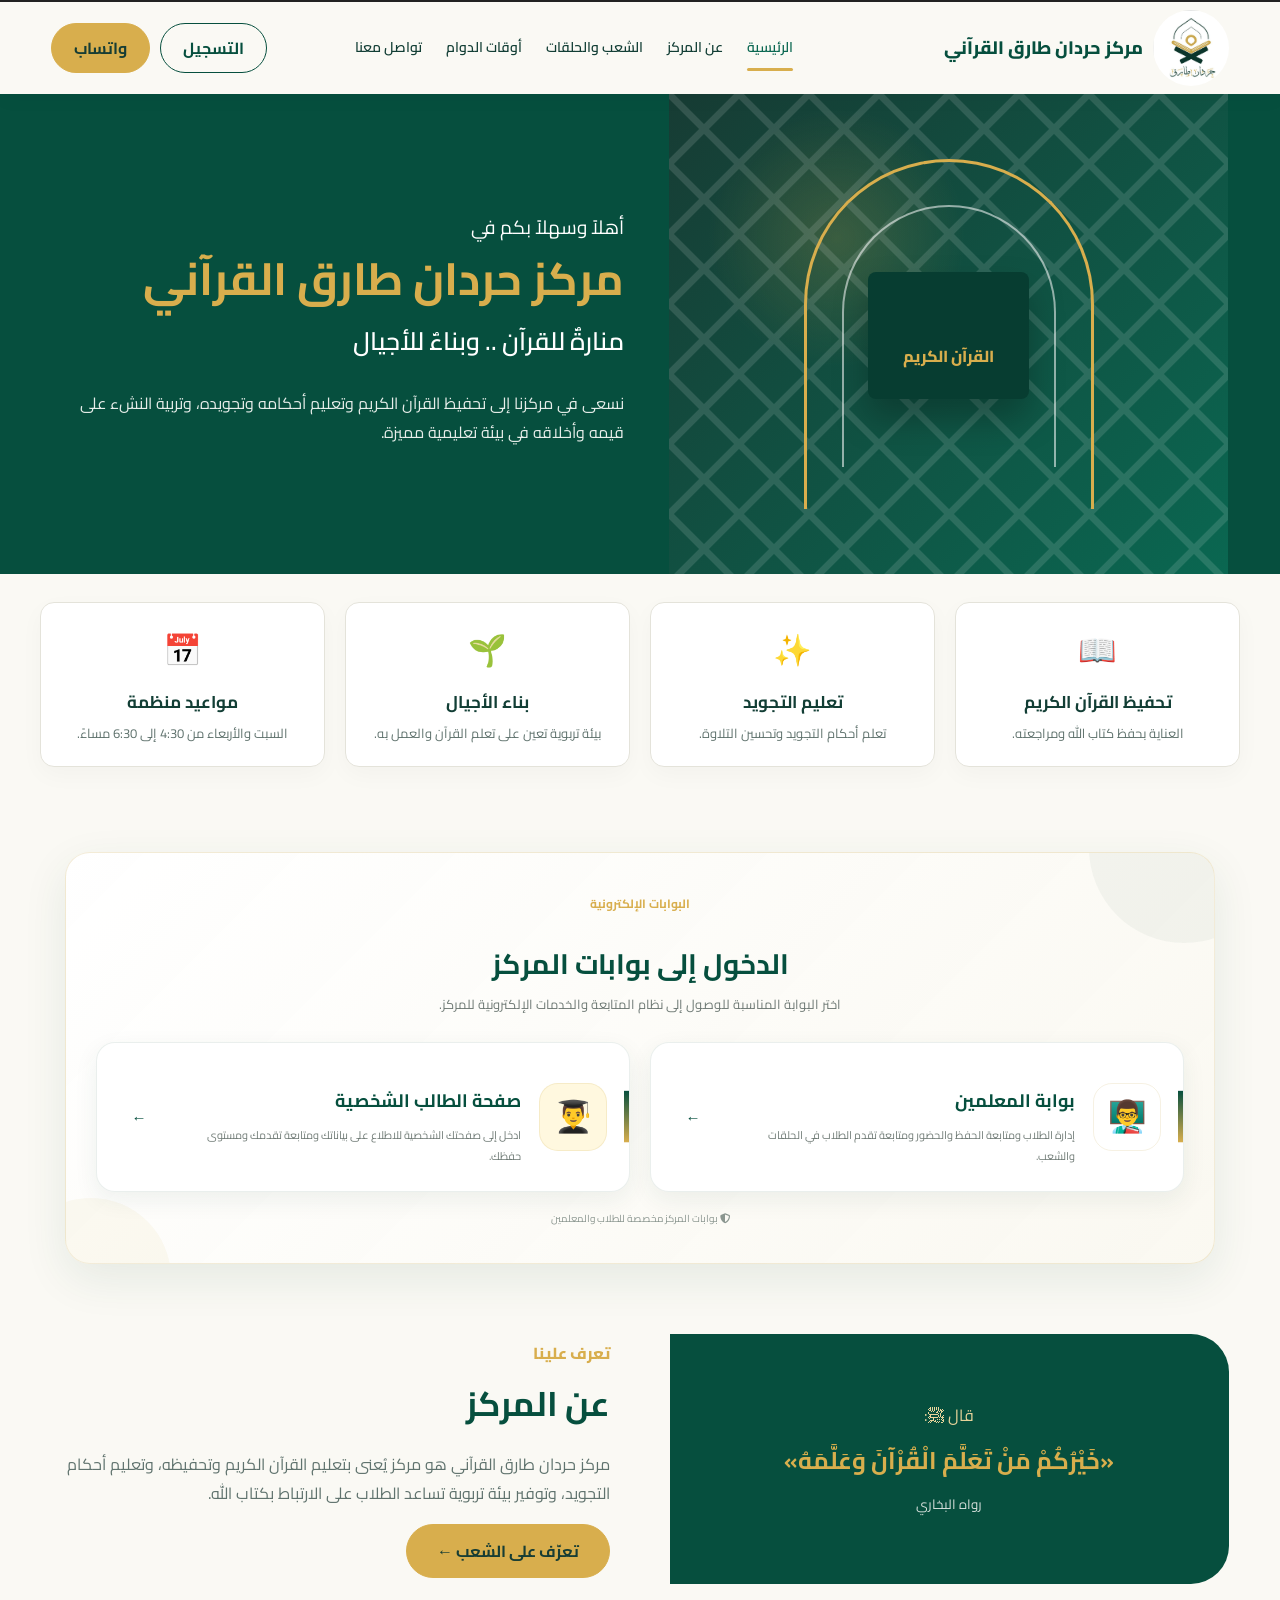
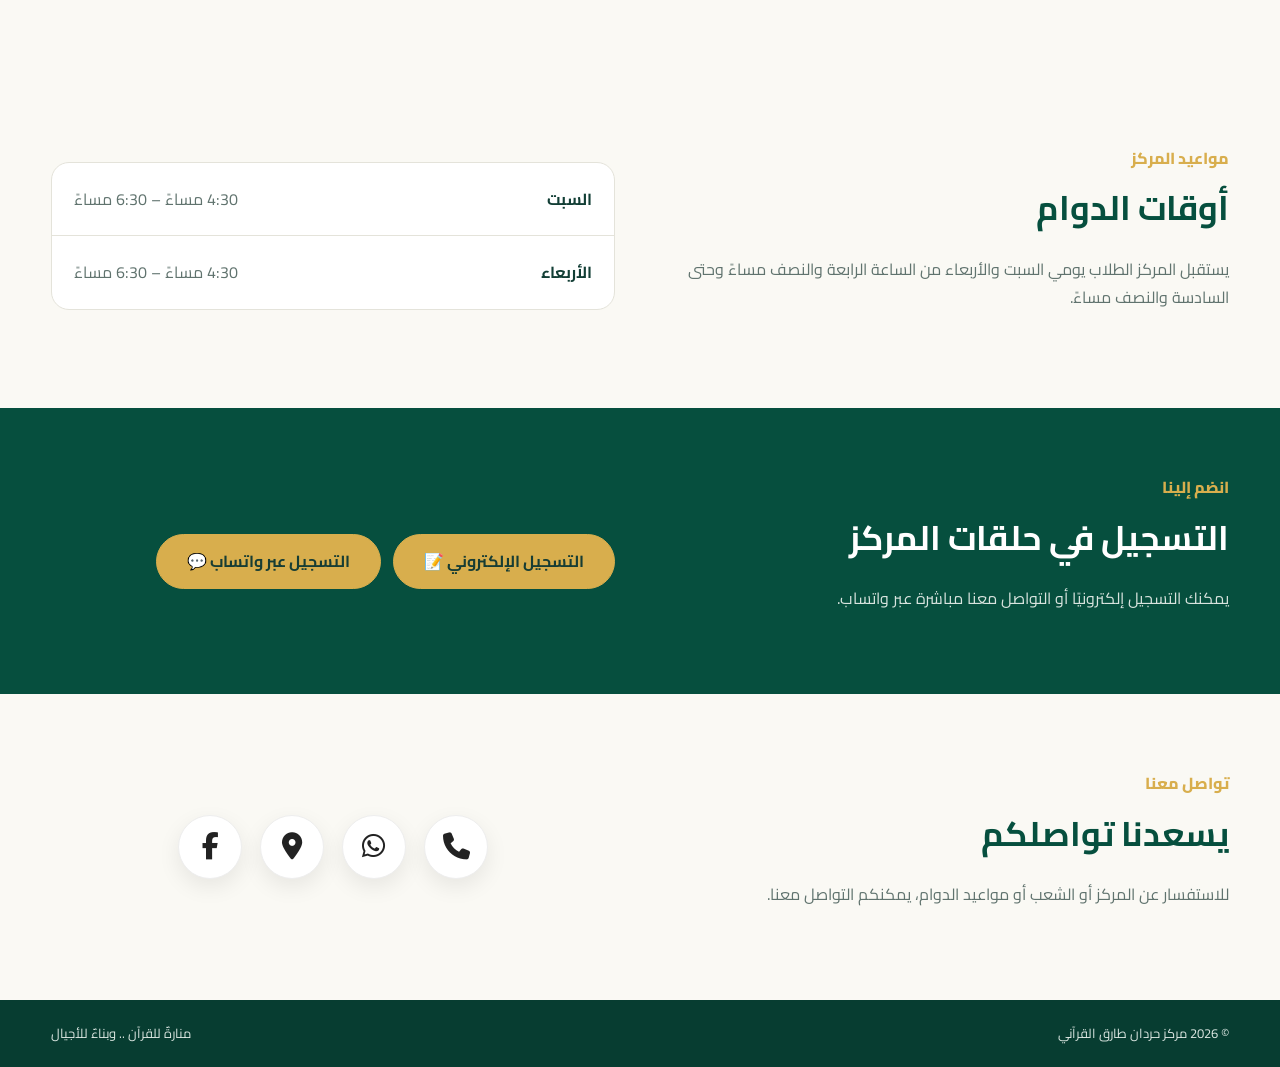
<file: index.html>
<!doctype html>
<html lang="ar" dir="rtl">

<head>
  <meta charset="UTF-8">

  <meta name="google-site-verification" content="keoW9epGQr_uXBpvlE0Zf26HIvNVthMpIeyy4fAJ-qY" />

  <meta property="og:title" content="مركز حردان طارق القرآني">
<meta property="og:description" content="مركز حردان طارق القرآني - منارة للقرآن وبناء للأجيال">
<meta property="og:image" content="https://baraahaytham08-web.github.io/markaz-hardan-tariq/logo.png">
<meta property="og:url" content="https://baraahaytham08-web.github.io/markaz-hardan-tariq/">
<meta property="og:type" content="website">

<meta name="twitter:card" content="summary_large_image">
  
  <meta name="viewport" content="width=device-width, initial-scale=1.0">

  <title>مركز حردان طارق القرآني</title>

  <link rel="icon" type="image/png" href="logo.png">
  <link rel="shortcut icon" type="image/png" href="logo.png">

  <meta
    name="description"
    content="مركز حردان طارق القرآني - منارة للقرآن وبناء للأجيال"
  >

  <link rel="stylesheet" href="style.css">

  <link
    rel="stylesheet"
    href="https://cdnjs.cloudflare.com/ajax/libs/font-awesome/6.5.2/css/all.min.css"
  >

  <style>

    html {
      scroll-behavior: smooth;
    }

    body {
      overflow-x: hidden;
    }

    ::selection {
      background: var(--green);
      color: #fff;
    }

    /* =====================================================
       شعار المركز — دائري ومقصوص
    ===================================================== */

    .brand img {
      border-radius: 50% !important;
      object-fit: cover !important;
      overflow: hidden;
      display: block;
    }

    /* =====================================================
       حركات الظهور
    ===================================================== */

    .reveal {
      opacity: 0;
      transform: translateY(35px);
      transition:
        opacity .75s ease,
        transform .75s cubic-bezier(.2,.7,.2,1);
    }

    .reveal.show {
      opacity: 1;
      transform: translateY(0);
    }

    .reveal-delay-1 {
      transition-delay: .08s;
    }

    .reveal-delay-2 {
      transition-delay: .16s;
    }

    .reveal-delay-3 {
      transition-delay: .24s;
    }

    .reveal-delay-4 {
      transition-delay: .32s;
    }

    /* =====================================================
       الهيدر
    ===================================================== */

    .header {
      transition:
        background .3s ease,
        box-shadow .3s ease,
        transform .3s ease;
    }

    .header.scrolled {
      box-shadow:
        0 8px 30px rgba(0,0,0,.08);
    }

    /* =====================================================
       الأزرار
    ===================================================== */

    .btn {
      transition:
        transform .2s ease,
        box-shadow .2s ease,
        background .2s ease,
        color .2s ease;
    }

    .btn:hover {
      transform: translateY(-3px);
    }

    .btn:active {
      transform: translateY(1px) scale(.97);
    }

    /* =====================================================
       HERO
    ===================================================== */

    .hero-content {
      animation: heroContentIn .9s ease both;
    }

    .hero-art {
      animation: heroArtIn 1s .15s ease both;
    }

    @keyframes heroContentIn {
      from {
        opacity: 0;
        transform: translateX(35px);
      }

      to {
        opacity: 1;
        transform: translateX(0);
      }
    }

    @keyframes heroArtIn {
      from {
        opacity: 0;
        transform: translateX(-35px) scale(.94);
      }

      to {
        opacity: 1;
        transform: translateX(0) scale(1);
      }
    }

    .arch {
      animation:
        archFloat 5s ease-in-out infinite;
    }

    @keyframes archFloat {
      0%, 100% {
        transform: translateY(0);
      }

      50% {
        transform: translateY(-8px);
      }
    }

    /* =====================================================
       FEATURES
    ===================================================== */

    .features {
      display: grid !important;
      grid-template-columns:
        repeat(4, minmax(0, 1fr));
      gap: 20px;
      align-items: stretch;
      justify-content: center;
      width: 100%;
      max-width: 1200px;
      margin-left: auto !important;
      margin-right: auto !important;
      box-sizing: border-box;
    }

    .feature {
      width: 100%;
      box-sizing: border-box;
      text-align: center;
      margin: 0 !important;

      transition:
        transform .3s ease,
        box-shadow .3s ease;
    }

    .feature:hover {
      transform: translateY(-7px);
    }

    .feature .icon {
      transition:
        transform .35s ease;
    }

    .feature:hover .icon {
      transform: scale(1.12) rotate(-3deg);
    }

    /* =====================================================
       البوابات الإلكترونية
    ===================================================== */

    .portal-section {
      width: min(1150px, 92%);
      margin: 35px auto 50px;
      padding: 35px 30px;

      background:
        linear-gradient(
          135deg,
          rgba(255,255,255,.98),
          rgba(250,248,240,.94)
        );

      border:
        1px solid rgba(178,139,24,.16);

      border-radius: 25px;

      box-shadow:
        0 15px 45px rgba(23,77,58,.09);

      position: relative;
      overflow: hidden;
    }

    .portal-section::before {
      content: "";
      position: absolute;
      width: 190px;
      height: 190px;
      top: -100px;
      right: -65px;
      border-radius: 50%;
      background: rgba(23,77,58,.045);
      animation: portalCircle 8s ease-in-out infinite;
    }

    .portal-section::after {
      content: "";
      position: absolute;
      width: 160px;
      height: 160px;
      bottom: -95px;
      left: -55px;
      border-radius: 50%;
      background: rgba(178,139,24,.055);
      animation: portalCircle 9s 1s ease-in-out infinite reverse;
    }

    @keyframes portalCircle {
      50% {
        transform: scale(1.12);
      }
    }

    .portal-heading {
      position: relative;
      z-index: 2;
      text-align: center;
      margin-bottom: 26px;
    }

    .portal-heading .section-kicker {
      display: inline-block;
      margin-bottom: 7px;
      color: var(--gold);
      font-size: 12px;
      font-weight: bold;
    }

    .portal-heading h2 {
      color: var(--green);
      font-size: 28px;
      margin-bottom: 8px;
      line-height: 1.4;
    }

    .portal-heading p {
      color: #6f7a75;
      font-size: 13px;
      line-height: 1.9;
      margin: 0 auto;
      max-width: 650px;
    }

    .portal-cards {
      position: relative;
      z-index: 2;
      display: grid;
      grid-template-columns:
        repeat(2, minmax(0, 1fr));
      gap: 20px;
    }

    .portal-card {
      position: relative;
      overflow: hidden;

      display: flex;
      align-items: center;
      gap: 18px;

      min-height: 145px;
      padding: 24px 22px;

      border-radius: 19px;
      text-decoration: none;

      background: #fff;

      border:
        1px solid rgba(23,77,58,.09);

      box-shadow:
        0 8px 25px rgba(23,77,58,.07);

      transition:
        transform .3s cubic-bezier(.2,.8,.2,1),
        box-shadow .3s ease,
        border-color .3s ease;
    }

    .portal-card::before {
      content: "";
      position: absolute;
      top: 0;
      right: 0;
      bottom: 0;
      width: 5px;

      background:
        linear-gradient(
          180deg,
          var(--green),
          var(--gold)
        );

      transform: scaleY(.35);
      transform-origin: center;
      transition: transform .35s ease;
    }

    .portal-card:hover {
      transform: translateY(-7px);
      box-shadow:
        0 20px 42px rgba(23,77,58,.14);
      border-color:
        rgba(178,139,24,.28);
    }

    .portal-card:hover::before {
      transform: scaleY(1);
    }

    .portal-card:active {
      transform: translateY(-2px) scale(.985);
    }

    .portal-card.teacher .portal-icon {
      background: var(--green-light);
      color: var(--green);
    }

    .portal-card.student .portal-icon {
      background: #fff8df;
      color: var(--gold);
    }

    .portal-icon {
      width: 68px;
      height: 68px;
      min-width: 68px;

      border-radius: 19px;

      display: flex;
      align-items: center;
      justify-content: center;

      font-size: 31px;

      border:
        1px solid rgba(178,139,24,.12);

      transition:
        transform .35s ease;
    }

    .portal-card:hover .portal-icon {
      transform:
        rotate(-5deg) scale(1.08);
    }

    .portal-content {
      flex: 1;
    }

    .portal-content h3 {
      color: var(--green);
      font-size: 18px;
      margin-bottom: 7px;
    }

    .portal-content p {
      color: #707b76;
      font-size: 11px;
      line-height: 1.9;
      margin: 0;
    }

    .portal-arrow {
      width: 40px;
      height: 40px;
      min-width: 40px;

      border-radius: 50%;

      display: flex;
      align-items: center;
      justify-content: center;

      background: var(--green-light);
      color: var(--green);

      font-size: 15px;

      transition:
        .3s ease;
    }

    .portal-card:hover .portal-arrow {
      transform:
        translateX(-5px) rotate(5deg);

      background: var(--green);
      color: #fff;
    }

    .portal-note {
      position: relative;
      z-index: 2;
      text-align: center;
      margin-top: 18px;
      color: #8b9690;
      font-size: 10px;
    }

    /* =====================================================
       ABOUT / SCHEDULE / REGISTER
    ===================================================== */

    .about,
    .schedule,
    .register,
    .contact {
      position: relative;
    }

    .quote-card,
    .schedule-box {
      transition:
        transform .3s ease,
        box-shadow .3s ease;
    }

    .quote-card:hover,
    .schedule-box:hover {
      transform: translateY(-5px);
    }

    .register-buttons {
      display: flex;
      gap: 12px;
      flex-wrap: wrap;
      margin-top: 20px;
    }

    .register-buttons .btn-gold {
      min-width: 190px;
      text-align: center;
    }

    /* =====================================================
       CONTACT
    ===================================================== */

    .contact {
      align-items: center;
    }

    .contact-list {
      display: flex;
      flex-wrap: wrap;
      justify-content: center;
      align-items: center;
      gap: 18px;
      padding: 10px;
    }

    .contact-list > div {
      margin: 0 !important;
      padding: 0 !important;
      border: none !important;
      background: transparent !important;
      box-shadow: none !important;
      font-size: 0;
    }

    .contact-list a {
      width: 64px;
      height: 64px;
      border-radius: 50%;

      display: flex;
      align-items: center;
      justify-content: center;

      text-decoration: none;

      background: #fff;

      border:
        1px solid #eee;

      box-shadow:
        0 8px 22px rgba(0,0,0,.08);

      transition:
        transform .25s ease,
        box-shadow .25s ease;

      position: relative;
      color: #222;
    }

    .contact-list a:hover {
      transform:
        translateY(-6px) scale(1.05);

      box-shadow:
        0 14px 30px rgba(0,0,0,.14);
    }

    .contact-list a:active {
      transform:
        scale(.93);
    }

    .contact-list a i {
      font-size: 27px;
      line-height: 1;
    }

    .contact-list a span {
      display: none;
    }

    /* =====================================================
       تأثير الضغط
    ===================================================== */

    a,
    button {
      -webkit-tap-highlight-color: transparent;
    }

    .click-effect {
      position: fixed;
      width: 12px;
      height: 12px;
      border-radius: 50%;
      pointer-events: none;
      z-index: 10000;
      background: rgba(178,139,24,.35);
      transform: translate(-50%, -50%) scale(0);
      animation: clickRipple .55s ease-out forwards;
    }

    @keyframes clickRipple {
      to {
        transform:
          translate(-50%, -50%) scale(7);
        opacity: 0;
      }
    }

    /* =====================================================
       تحسينات الموبايل
    ===================================================== */

    @media (max-width: 900px) {

      .features {
        grid-template-columns:
          repeat(2, minmax(0, 1fr));
      }

    }

    @media (max-width: 700px) {

      .portal-section {
        width: 92%;
        padding: 27px 17px;
        margin: 25px auto 38px;
        border-radius: 21px;
      }

      .portal-heading {
        margin-bottom: 21px;
      }

      .portal-heading h2 {
        font-size: 22px;
      }

      .portal-heading p {
        font-size: 12px;
        line-height: 1.8;
      }

      .portal-cards {
        grid-template-columns: 1fr;
        gap: 13px;
      }

      .portal-card {
        min-height: 125px;
        padding: 19px 16px;
        gap: 13px;
        border-radius: 17px;
      }

      .portal-icon {
        width: 56px;
        height: 56px;
        min-width: 56px;
        border-radius: 16px;
        font-size: 25px;
      }

      .portal-content h3 {
        font-size: 15px;
      }

      .portal-content p {
        font-size: 10px;
        line-height: 1.8;
      }

      .portal-arrow {
        width: 35px;
        height: 35px;
        min-width: 35px;
      }

    }

    @media (max-width: 600px) {

      html,
      body {
        width: 100%;
        max-width: 100%;
        overflow-x: hidden;
      }

      .header {
        position: sticky;
        top: 0;
        z-index: 999;
      }

      .header .container {
        min-height: 70px;
      }

      .brand {
        max-width:
          calc(100% - 55px);
      }

      .brand img {
        width: 42px !important;
        height: 42px !important;
        border-radius: 50% !important;
        object-fit: cover !important;
      }

      .brand span {
        font-size: 13px !important;
        line-height: 1.4;
      }

      .header .actions {
        display: none !important;
      }

      .menu-btn {
        display: flex !important;
        align-items: center;
        justify-content: center;

        width: 44px;
        height: 44px;
        min-width: 44px;

        border-radius: 12px;
        font-size: 23px;
        cursor: pointer;

        transition:
          transform .2s ease,
          background .2s ease;
      }

      .menu-btn:active {
        transform: scale(.9);
      }

      .header nav {
        position: absolute !important;
        top: calc(100% + 8px);
        right: 12px;
        left: 12px;

        display: none !important;
        flex-direction: column;
        gap: 4px;

        padding: 10px;

        background:
          rgba(255,255,255,.98);

        border-radius: 18px;

        box-shadow:
          0 15px 40px rgba(0,0,0,.14);

        border:
          1px solid #eee;

        transform-origin: top center;
      }

      .header nav.open {
        display: flex !important;
        animation:
          menuOpen .25s ease both;
      }

      @keyframes menuOpen {
        from {
          opacity: 0;
          transform:
            translateY(-8px) scale(.97);
        }

        to {
          opacity: 1;
          transform:
            translateY(0) scale(1);
        }
      }

      .header nav a {
        width: 100%;
        box-sizing: border-box;

        padding: 13px 15px;
        border-radius: 12px;

        font-size: 15px;
        text-align: right;

        transition:
          background .2s ease,
          transform .2s ease;
      }

      .header nav a:hover,
      .header nav a.active {
        background: #f4f1e7;
      }

      .header nav a:active {
        transform: scale(.98);
      }

      /* HERO */

      .hero {
        padding-top: 55px !important;
        padding-bottom: 45px !important;
      }

      .hero-inner {
        display: flex !important;
        flex-direction: column;
        gap: 30px;
        text-align: center;
      }

      .hero-content {
        width: 100%;
        max-width: 100%;
      }

      .hero-content .eyebrow {
        font-size: 14px;
        margin-bottom: 8px;
      }

      .hero-content h1 {
        font-size: 31px !important;
        line-height: 1.35;
        margin-bottom: 12px;
      }

      .hero-content h2 {
        font-size: 19px !important;
        line-height: 1.6;
      }

      .hero-text {
        font-size: 15px !important;
        line-height: 1.9;
        margin-top: 15px;
      }

      .hero-art {
        width: 100%;
        display: flex;
        justify-content: center;
      }

      .arch {
        max-width: 250px;
        width: 75%;
      }

      /* FEATURES */

      .features {
        grid-template-columns: 1fr !important;
        gap: 14px;
        padding-left: 15px;
        padding-right: 15px;
      }

      .feature {
        padding: 24px 18px !important;
        border-radius: 18px;
      }

      .feature .icon {
        font-size: 30px;
      }

      .feature h3 {
        font-size: 18px;
      }

      .feature p {
        font-size: 14px;
        line-height: 1.8;
      }

      /* ABOUT */

      .about {
        display: flex !important;
        flex-direction: column;
        gap: 25px;
        padding-left: 18px;
        padding-right: 18px;
      }

      .quote-card {
        width: 100%;
        box-sizing: border-box;
        padding: 25px 18px !important;
        text-align: center;
      }

      .quote-card blockquote {
        font-size: 19px !important;
        line-height: 1.9;
      }

      .about-text {
        text-align: center;
      }

      .about-text h2 {
        font-size: 27px !important;
      }

      .about-text p {
        font-size: 15px;
        line-height: 1.9;
      }

      .about-text .btn {
        width: 100%;
        box-sizing: border-box;
      }

      /* SCHEDULE */

      .schedule {
        display: flex !important;
        flex-direction: column;
        gap: 25px;

        padding-left: 18px;
        padding-right: 18px;

        text-align: center;
      }

      .schedule h2 {
        font-size: 27px !important;
      }

      .schedule p {
        font-size: 15px;
        line-height: 1.9;
      }

      .schedule-box {
        width: 100%;
        box-sizing: border-box;
      }

      .schedule-box > div {
        padding: 18px 15px !important;
      }

      .schedule-box strong {
        font-size: 17px;
      }

      .schedule-box span {
        font-size: 14px;
      }

      /* REGISTER */

      .register {
        padding-left: 18px;
        padding-right: 18px;
      }

      .register-inner {
        display: flex !important;
        flex-direction: column;
        gap: 20px;
        text-align: center;
      }

      .register-inner h2 {
        font-size: 26px !important;
        line-height: 1.5;
      }

      .register-inner p {
        font-size: 14px;
        line-height: 1.8;
      }

      .register-buttons {
        flex-direction: column;
        width: 100%;
        gap: 10px;
      }

      .register-buttons .btn {
        width: 100%;
        min-width: 0 !important;
        box-sizing: border-box;
        padding: 14px 15px;
      }

      /* CONTACT */

      .contact {
        display: flex !important;
        flex-direction: column;
        gap: 20px;

        padding-left: 18px;
        padding-right: 18px;

        text-align: center;
      }

      .contact h2 {
        font-size: 27px !important;
      }

      .contact p {
        font-size: 14px;
        line-height: 1.9;
      }

      .contact-list {
        gap: 13px;
        padding: 5px;
      }

      .contact-list a {
        width: 56px;
        height: 56px;
      }

      .contact-list a i {
        font-size: 22px;
      }

      /* FOOTER */

      footer {
        padding: 25px 15px !important;
      }

      .footer-inner {
        display: flex !important;
        flex-direction: column;
        gap: 8px;
        text-align: center;

        font-size: 13px;
        line-height: 1.7;
      }

    }

    @media (max-width: 380px) {

      .hero-content h1 {
        font-size: 27px !important;
      }

      .hero-content h2 {
        font-size: 17px !important;
      }

      .brand span {
        font-size: 12px !important;
      }

      .contact-list a {
        width: 52px;
        height: 52px;
      }

      .portal-card {
        gap: 10px;
        padding: 17px 13px;
      }

      .portal-icon {
        width: 51px;
        height: 51px;
        min-width: 51px;
        font-size: 22px;
      }

      .portal-content h3 {
        font-size: 14px;
      }

      .portal-content p {
        font-size: 9px;
      }

    }

    /* تقليل الحركة لمن يفضل ذلك */

    @media (prefers-reduced-motion: reduce) {

      html {
        scroll-behavior: auto;
      }

      *,
      *::before,
      *::after {
        animation-duration: .01ms !important;
        animation-iteration-count: 1 !important;
        transition-duration: .01ms !important;
      }

    }

  </style>

</head>

<body>

  <!-- HEADER -->

  <header class="header">

    <div class="container nav">

      <a class="brand" href="#home">

        <img
          src="logo.png"
          alt="شعار مركز حردان طارق القرآني"
        >

        <span>
          مركز حردان طارق القرآني
        </span>

      </a>

      <nav>

        <a class="active" href="#home">
          الرئيسية
        </a>

        <a href="#about">
          عن المركز
        </a>

        <a href="programs.html">
          الشعب والحلقات
        </a>

        <a href="#schedule">
          أوقات الدوام
        </a>

        <a href="#contact">
          تواصل معنا
        </a>

      </nav>

      <div class="actions">

        <a
          class="btn btn-outline"
          href="register.html"
        >
          التسجيل
        </a>

        <a
          class="btn btn-gold"
          href="https://wa.me/962780791622"
          target="_blank"
          rel="noopener"
        >
          واتساب
        </a>

      </div>

      <button
        class="menu-btn"
        aria-label="فتح القائمة"
        aria-expanded="false"
        type="button"
      >
        ☰
      </button>

    </div>

  </header>

  <main>

    <!-- HERO -->

    <section id="home" class="hero">

      <div class="container hero-inner">

        <div class="hero-content">

          <p class="eyebrow">
            أهلاً وسهلاً بكم في
          </p>

          <h1>
            مركز حردان طارق القرآني
          </h1>

          <h2>
            منارةٌ للقرآن .. وبناءٌ للأجيال
          </h2>

          <p class="hero-text">
            نسعى في مركزنا إلى تحفيظ القرآن الكريم وتعليم أحكامه
            وتجويده، وتربية النشء على قيمه وأخلاقه في بيئة تعليمية
            مميزة.
          </p>

        </div>

        <div class="hero-art">

          <div class="arch">

            <div class="quran">
              القرآن الكريم
            </div>

          </div>

        </div>

      </div>

    </section>

    <!-- FEATURES -->

    <section class="features container">

      <article class="feature reveal reveal-delay-1">

        <div class="icon">
          📖
        </div>

        <h3>
          تحفيظ القرآن الكريم
        </h3>

        <p>
          العناية بحفظ كتاب الله ومراجعته.
        </p>

      </article>

      <article class="feature reveal reveal-delay-2">

        <div class="icon">
          ✨
        </div>

        <h3>
          تعليم التجويد
        </h3>

        <p>
          تعلم أحكام التجويد وتحسين التلاوة.
        </p>

      </article>

      <article class="feature reveal reveal-delay-3">

        <div class="icon">
          🌱
        </div>

        <h3>
          بناء الأجيال
        </h3>

        <p>
          بيئة تربوية تعين على تعلم القرآن والعمل به.
        </p>

      </article>

      <article class="feature reveal reveal-delay-4">

        <div class="icon">
          📅
        </div>

        <h3>
          مواعيد منظمة
        </h3>

        <p>
          السبت والأربعاء من 4:30 إلى 6:30 مساءً.
        </p>

      </article>

    </section>

    <!-- البوابات الإلكترونية -->

    <section class="portal-section reveal">

      <div class="portal-heading">

        <span class="section-kicker">
          البوابات الإلكترونية
        </span>

        <h2>
          الدخول إلى بوابات المركز
        </h2>

        <p>
          اختر البوابة المناسبة للوصول إلى نظام المتابعة والخدمات الإلكترونية للمركز.
        </p>

      </div>

      <div class="portal-cards">

        <a
          href="teacher-login.html"
          class="portal-card teacher"
        >

          <div class="portal-icon">
            👨‍🏫
          </div>

          <div class="portal-content">

            <h3>
              بوابة المعلمين
            </h3>

            <p>
              إدارة الطلاب ومتابعة الحفظ والحضور
              ومتابعة تقدم الطلاب في الحلقات والشعب.
            </p>

          </div>

          <div class="portal-arrow">
            ←
          </div>

        </a>

        <a
          href="student-login.html"
          class="portal-card student"
        >

          <div class="portal-icon">
            👨‍🎓
          </div>

          <div class="portal-content">

            <h3>
              صفحة الطالب الشخصية
            </h3>

            <p>
              ادخل إلى صفحتك الشخصية للاطلاع على بياناتك
              ومتابعة تقدمك ومستوى حفظك.
            </p>

          </div>

          <div class="portal-arrow">
            ←
          </div>

        </a>

      </div>

      <div class="portal-note">

        <i class="fa-solid fa-shield-halved"></i>

        بوابات المركز مخصصة للطلاب والمعلمين

      </div>

    </section>

    <!-- ABOUT -->

    <section id="about" class="about container reveal">

      <div class="quote-card">

        <div class="quote-mark">
          قال ﷺ:
        </div>

        <blockquote>
          «خَيْرُكُمْ مَنْ تَعَلَّمَ الْقُرْآنَ وَعَلَّمَهُ»
        </blockquote>

        <small>
          رواه البخاري
        </small>

      </div>

      <div class="about-text">

        <span class="section-kicker">
          تعرف علينا
        </span>

        <h2>
          عن المركز
        </h2>

        <p>
          مركز حردان طارق القرآني هو مركز يُعنى بتعليم القرآن الكريم
          وتحفيظه، وتعليم أحكام التجويد، وتوفير بيئة تربوية تساعد
          الطلاب على الارتباط بكتاب الله.
        </p>

        <a
          class="btn btn-gold big"
          href="programs.html"
        >
          تعرّف على الشعب ←
        </a>

      </div>

    </section>

    <!-- SCHEDULE -->

    <section id="schedule" class="schedule container reveal">

      <div>

        <span class="section-kicker">
          مواعيد المركز
        </span>

        <h2>
          أوقات الدوام
        </h2>

        <p>
          يستقبل المركز الطلاب يومي السبت والأربعاء
          من الساعة الرابعة والنصف مساءً وحتى السادسة والنصف مساءً.
        </p>

      </div>

      <div class="schedule-box">

        <div>

          <strong>
            السبت
          </strong>

          <span>
            4:30 مساءً – 6:30 مساءً
          </span>

        </div>

        <div>

          <strong>
            الأربعاء
          </strong>

          <span>
            4:30 مساءً – 6:30 مساءً
          </span>

        </div>

      </div>

    </section>

    <!-- REGISTER -->

    <section id="register" class="register reveal">

      <div class="container register-inner">

        <div>

          <span class="section-kicker">
            انضم إلينا
          </span>

          <h2>
            التسجيل في حلقات المركز
          </h2>

          <p>
            يمكنك التسجيل إلكترونيًا أو التواصل معنا مباشرة عبر واتساب.
          </p>

        </div>

        <div class="register-buttons">

          <a
            class="btn btn-gold big"
            href="register.html"
          >
            التسجيل الإلكتروني 📝
          </a>

          <a
            class="btn btn-gold big"
            href="https://wa.me/962780791622"
            target="_blank"
            rel="noopener"
          >
            التسجيل عبر واتساب 💬
          </a>

        </div>

      </div>

    </section>

    <!-- CONTACT -->

    <section id="contact" class="contact container reveal">

      <div>

        <span class="section-kicker">
          تواصل معنا
        </span>

        <h2>
          يسعدنا تواصلكم
        </h2>

        <p>
          للاستفسار عن المركز أو الشعب أو مواعيد الدوام،
          يمكنكم التواصل معنا.
        </p>

      </div>

      <div class="contact-list">

        <div>

          <a
            href="tel:+962780791622"
            aria-label="الاتصال بالمركز"
            title="الاتصال بالمركز"
          >

            <i class="fa-solid fa-phone"></i>

          </a>

        </div>

        <div>

          <a
            href="https://wa.me/962780791622"
            target="_blank"
            rel="noopener"
            aria-label="واتساب المركز"
            title="واتساب المركز"
          >

            <i class="fa-brands fa-whatsapp"></i>

          </a>

        </div>

        <div>

          <a
            href="https://maps.app.goo.gl/22hyWWJtPr8HUpAr9"
            target="_blank"
            rel="noopener"
            aria-label="موقع المركز"
            title="موقع المركز"
          >

            <i class="fa-solid fa-location-dot"></i>

          </a>

        </div>

        <div>

          <a
            href="https://web.facebook.com/profile.php?id=61552970752227&locale=ar_AR"
            target="_blank"
            rel="noopener"
            aria-label="فيسبوك المركز"
            title="فيسبوك المركز"
          >

            <i class="fa-brands fa-facebook-f"></i>

          </a>

        </div>

      </div>

    </section>

  </main>

  <!-- FOOTER -->

  <footer>

    <div class="container footer-inner">

      <span>
        © 2026 مركز حردان طارق القرآني
      </span>

      <span>
        منارةٌ للقرآن .. وبناءٌ للأجيال
      </span>

    </div>

  </footer>

  <script>

    /* القائمة في الهاتف */

    const menuButton =
      document.querySelector('.menu-btn');

    const nav =
      document.querySelector('nav');

    if (menuButton && nav) {

      menuButton.addEventListener(
        'click',
        () => {

          nav.classList.toggle('open');

          const isOpen =
            nav.classList.contains('open');

          menuButton.setAttribute(
            'aria-expanded',
            isOpen
          );

        }
      );

      nav.querySelectorAll('a').forEach(
        link => {

          link.addEventListener(
            'click',
            () => {

              nav.classList.remove('open');

              menuButton.setAttribute(
                'aria-expanded',
                'false'
              );

            }
          );

        }
      );

    }

    /* ظهور العناصر عند النزول */

    const revealElements =
      document.querySelectorAll('.reveal');

    const revealObserver =
      new IntersectionObserver(
        entries => {

          entries.forEach(entry => {

            if (entry.isIntersecting) {

              entry.target.classList.add('show');

              revealObserver.unobserve(
                entry.target
              );

            }

          });

        },
        {
          threshold: 0.12
        }
      );

    revealElements.forEach(
      element => {
        revealObserver.observe(element);
      }
    );

    /* تأثير الهيدر عند النزول */

    const header =
      document.querySelector('.header');

    function updateHeader() {

      if (!header) return;

      if (window.scrollY > 20) {
        header.classList.add('scrolled');
      } else {
        header.classList.remove('scrolled');
      }

    }

    window.addEventListener(
      'scroll',
      updateHeader,
      { passive: true }
    );

    updateHeader();

    /* تأثير الضغط */

    document.addEventListener(
      'click',
      event => {

        const target =
          event.target.closest('a, button');

        if (!target) return;

        const effect =
          document.createElement('span');

        effect.className =
          'click-effect';

        effect.style.left =
          `${event.clientX}px`;

        effect.style.top =
          `${event.clientY}px`;

        document.body.appendChild(effect);

        setTimeout(
          () => effect.remove(),
          600
        );

      }
    );

  </script>

</body>

</html>
</file>
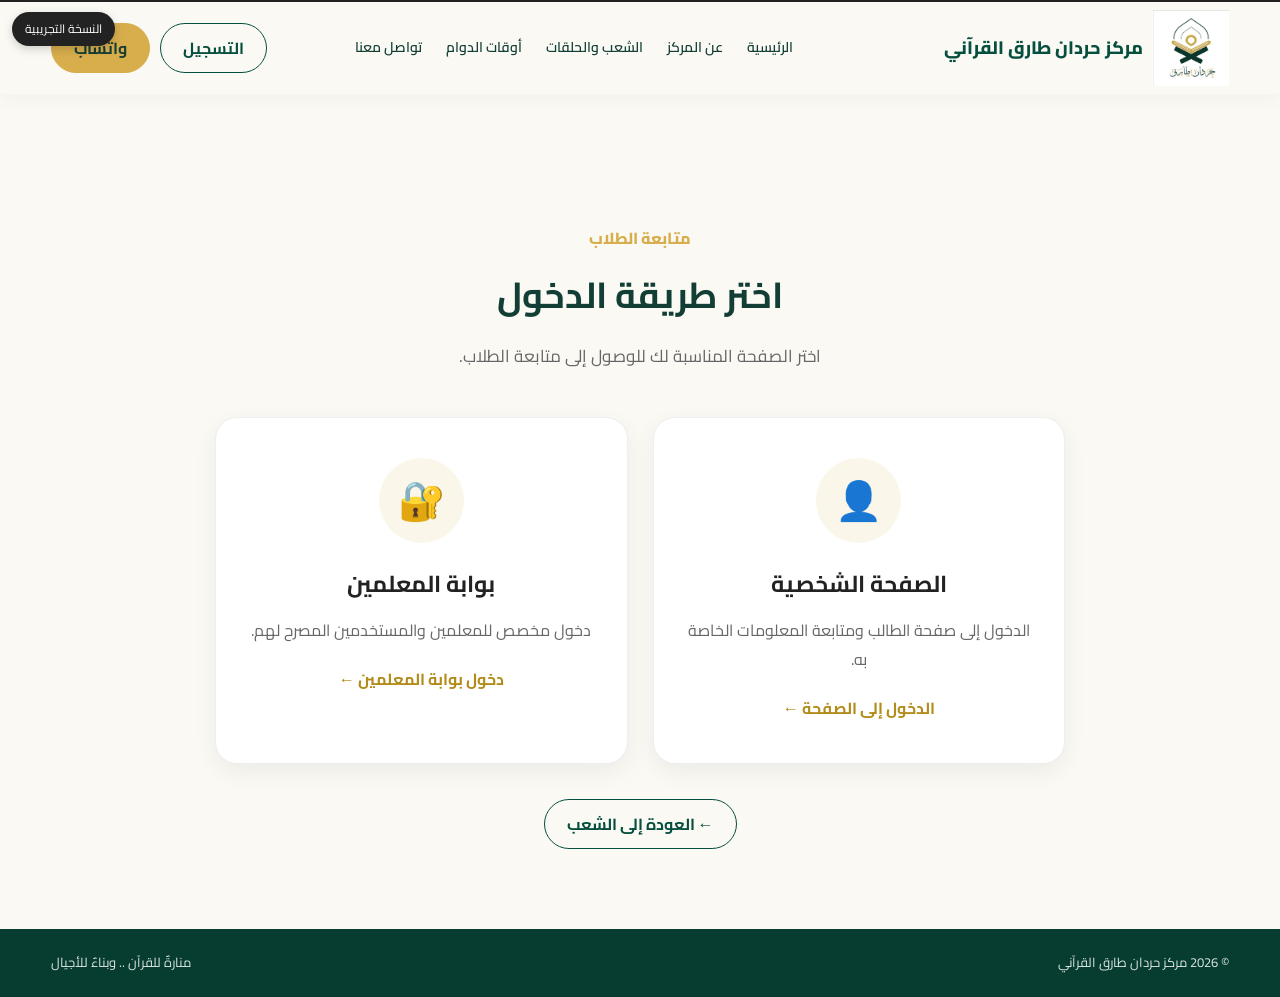
<file: access.html>
<!doctype html>
<html lang="ar" dir="rtl">
<head>

  <meta charset="UTF-8">
  <meta name="viewport" content="width=device-width, initial-scale=1.0">

  <title>متابعة الطلاب | مركز حردان طارق القرآني</title>
<link rel="icon" type="image/png" href="logo.png">
  
  <link rel="stylesheet" href="style.css">

  <link rel="stylesheet"
        href="https://cdnjs.cloudflare.com/ajax/libs/font-awesome/6.5.2/css/all.min.css">

  <style>

    .demo-badge {
      position: fixed;
      top: 12px;
      left: 12px;
      z-index: 9999;
      background: #222;
      color: white;
      padding: 6px 13px;
      border-radius: 20px;
      font-size: 12px;
      box-shadow: 0 3px 10px rgba(0,0,0,.18);
    }

    .access-page {
      min-height: 75vh;
      padding: 130px 20px 80px;
      display: flex;
      align-items: center;
      justify-content: center;
    }

    .access-box {
      width: 100%;
      max-width: 850px;
      text-align: center;
    }

    .access-title {
      margin-bottom: 45px;
    }

    .access-title .section-kicker {
      display: inline-block;
      margin-bottom: 10px;
    }

    .access-title h1 {
      margin: 0 0 12px;
      font-size: 36px;
    }

    .access-title p {
      margin: 0;
      color: #666;
      line-height: 1.9;
      font-size: 17px;
    }

    .access-options {
      display: grid;
      grid-template-columns: repeat(2, 1fr);
      gap: 25px;
    }

    .access-card {
      background: white;
      border: 1px solid #eee;
      border-radius: 22px;
      padding: 40px 28px;
      text-decoration: none;
      color: #222;
      box-shadow: 0 8px 25px rgba(0,0,0,.06);
      transition: .25s ease;
    }

    .access-card:hover {
      transform: translateY(-7px);
      box-shadow: 0 15px 35px rgba(0,0,0,.12);
    }

    .access-icon {
      width: 85px;
      height: 85px;
      margin: 0 auto 20px;
      border-radius: 50%;
      background: #faf7ea;
      display: flex;
      align-items: center;
      justify-content: center;
      font-size: 38px;
    }

    .access-card h2 {
      margin: 0 0 12px;
      font-size: 23px;
    }

    .access-card p {
      margin: 0;
      color: #666;
      line-height: 1.8;
    }

    .access-arrow {
      display: block;
      margin-top: 20px;
      color: #b28b18;
      font-weight: bold;
    }

    .back-button {
      display: inline-block;
      margin-top: 35px;
    }

    @media (max-width: 700px) {

      .access-page {
        padding: 110px 15px 60px;
      }

      .access-title h1 {
        font-size: 29px;
      }

      .access-title p {
        font-size: 15px;
      }

      .access-options {
        grid-template-columns: 1fr;
      }

    }

  </style>

</head>

<body>

  <div class="demo-badge">
    النسخة التجريبية
  </div>


  <!-- HEADER -->

  <header class="header">

    <div class="container nav">

      <a class="brand" href="index.html">

        <img
          src="logo.png"
          alt="شعار مركز حردان طارق القرآني"
        >

        <span>
          مركز حردان طارق القرآني
        </span>

      </a>


      <nav>

        <a href="index.html">
          الرئيسية
        </a>

        <a href="index.html#about">
          عن المركز
        </a>

        <a href="programs.html">
          الشعب والحلقات
        </a>

        <a href="index.html#schedule">
          أوقات الدوام
        </a>

        <a href="index.html#contact">
          تواصل معنا
        </a>

      </nav>


      <div class="actions">

        <a
          class="btn btn-outline"
          href="register.html">

          التسجيل

        </a>


        <a
          class="btn btn-gold"
          href="https://wa.me/962780791622"
          target="_blank"
          rel="noopener">

          واتساب

        </a>

      </div>


      <button
        class="menu-btn"
        aria-label="فتح القائمة">

        ☰

      </button>

    </div>

  </header>


  <!-- MAIN -->

  <main>

    <section class="access-page">

      <div class="access-box">


        <div class="access-title">

          <span class="section-kicker">
            متابعة الطلاب
          </span>

          <h1>
            اختر طريقة الدخول
          </h1>

          <p>
            اختر الصفحة المناسبة لك للوصول إلى متابعة الطلاب.
          </p>

        </div>


        <div class="access-options">


          <!-- الصفحة الشخصية -->

          <a
            href="followup.html"
            class="access-card">

            <div class="access-icon">
              👤
            </div>

            <h2>
              الصفحة الشخصية
            </h2>

            <p>
              الدخول إلى صفحة الطالب ومتابعة المعلومات الخاصة به.
            </p>

            <span class="access-arrow">
              الدخول إلى الصفحة ←
            </span>

          </a>


          <!-- بوابة المعلمين -->

          <a
            href="teacher-login.html"
            class="access-card">

            <div class="access-icon">
              🔐
            </div>

            <h2>
              بوابة المعلمين
            </h2>

            <p>
              دخول مخصص للمعلمين والمستخدمين المصرح لهم.
            </p>

            <span class="access-arrow">
              دخول بوابة المعلمين ←
            </span>

          </a>


        </div>


        <a
          href="programs.html"
          class="btn btn-outline back-button">

          ← العودة إلى الشعب

        </a>

      </div>

    </section>

  </main>


  <!-- FOOTER -->

  <footer>

    <div class="container footer-inner">

      <span>
        © 2026 مركز حردان طارق القرآني
      </span>

      <span>
        منارةٌ للقرآن .. وبناءٌ للأجيال
      </span>

    </div>

  </footer>


  <script>

    const menuButton = document.querySelector('.menu-btn');
    const nav = document.querySelector('nav');

    if (menuButton && nav) {

      menuButton.addEventListener('click', () => {
        nav.classList.toggle('open');
      });

    }

  </script>

</body>
</html>
</file>
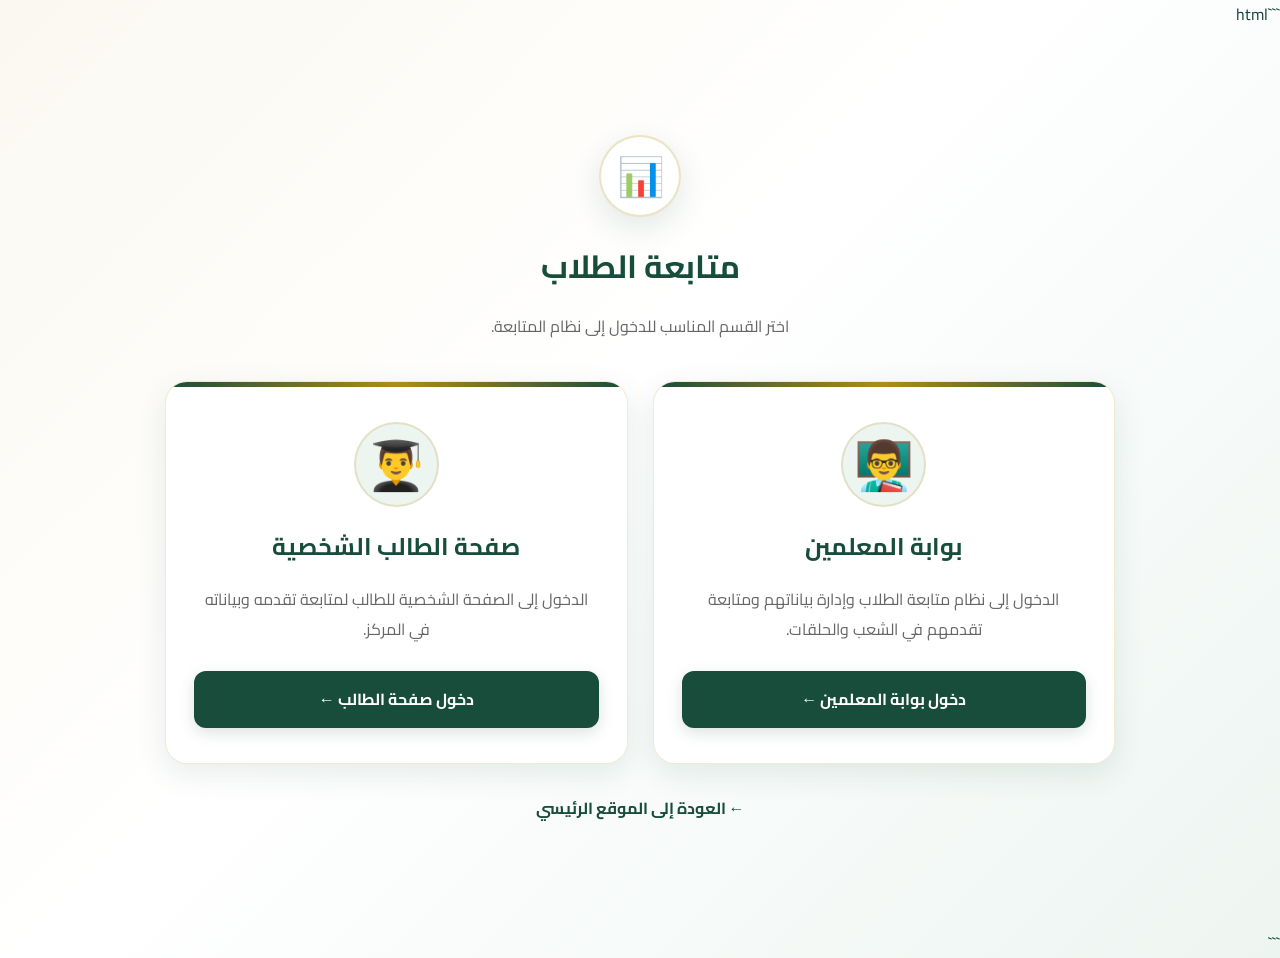
<file: followup.html>
```html
<!doctype html>
<html lang="ar" dir="rtl">

<head>

  <meta charset="UTF-8">

  <meta
    name="viewport"
    content="width=device-width, initial-scale=1.0">

  <title>متابعة الطلاب | مركز حردان طارق القرآني</title>

 <!-- شعار الموقع -->
  <link rel="icon" type="image/png" href="logo.png">
  
  <link
    rel="icon"
    type="image/png"
    href="logo.png">

  <link
    rel="stylesheet"
    href="style.css">

  <style>

    :root {
      --green: #174d3a;
      --green-dark: #103b2c;
      --green-light: #edf5f1;
      --gold: #b28b18;
      --gold-light: #d4b44c;
      --cream: #faf8f0;
    }


    body {

      min-height: 100vh;

      background:
        linear-gradient(
          135deg,
          var(--cream) 0%,
          #ffffff 45%,
          var(--green-light) 100%
        );

    }


    .followup-page {

      min-height: 100vh;

      padding: 80px 20px;

      display: flex;

      align-items: center;

      justify-content: center;

    }


    .followup-container {

      width: 100%;

      max-width: 950px;

    }


    .followup-header {

      text-align: center;

      margin-bottom: 40px;

    }


    .followup-header .icon {

      width: 82px;
      height: 82px;

      margin: 0 auto 18px;

      border-radius: 50%;

      background: white;

      color: var(--gold);

      display: flex;

      align-items: center;

      justify-content: center;

      font-size: 38px;

      border:
        2px solid
        rgba(178,139,24,.25);

      box-shadow:
        0 10px 30px
        rgba(23,77,58,.12);

    }


    .followup-header h1 {

      margin-bottom: 10px;

      color: var(--green);

    }


    .followup-header p {

      color: #666;

      line-height: 1.8;

    }


    .followup-options {

      display: grid;

      grid-template-columns:
        repeat(2, 1fr);

      gap: 25px;

    }


    .followup-card {

      position: relative;

      overflow: hidden;

      background: white;

      border-radius: 22px;

      padding: 35px 28px;

      text-align: center;

      box-shadow:
        0 10px 30px
        rgba(23,77,58,.10);

      border:
        1px solid
        rgba(178,139,24,.18);

      transition: .25s ease;

    }


    .followup-card::before {

      content: "";

      position: absolute;

      top: 0;

      right: 0;

      left: 0;

      height: 5px;

      background:
        linear-gradient(
          90deg,
          var(--green),
          var(--gold),
          var(--green)
        );

    }


    .followup-card:hover {

      transform:
        translateY(-7px);

      box-shadow:
        0 18px 40px
        rgba(23,77,58,.16);

      border-color:
        rgba(178,139,24,.40);

    }


    .followup-card-icon {

      width: 85px;
      height: 85px;

      margin: 5px auto 18px;

      border-radius: 50%;

      background:
        var(--green-light);

      display: flex;

      align-items: center;

      justify-content: center;

      font-size: 48px;

      border:
        2px solid
        rgba(178,139,24,.20);

    }


    .followup-card h2 {

      margin:
        0 0 12px;

      color:
        var(--green);

    }


    .followup-card p {

      color: #666;

      line-height: 1.9;

      min-height: 65px;

    }


    .followup-card a {

      display: block;

      margin-top: 22px;

      padding:
        14px 20px;

      border-radius: 12px;

      text-decoration: none;

      background:
        var(--green);

      color: white;

      font-weight: bold;

      transition: .2s;

      box-shadow:
        0 5px 15px
        rgba(23,77,58,.15);

    }


    .followup-card a:hover {

      transform:
        translateY(-2px);

      background:
        var(--green-dark);

      box-shadow:
        0 8px 20px
        rgba(23,77,58,.25);

    }


    .back-home {

      display: block;

      width: fit-content;

      margin:
        30px auto 0;

      color:
        var(--green);

      text-decoration: none;

      font-weight: bold;

      transition: .2s;

    }


    .back-home:hover {

      color:
        var(--gold);

    }


    @media (max-width: 700px) {

      .followup-options {

        grid-template-columns:
          1fr;

      }


      .followup-page {

        padding:
          50px 18px;

      }


      .followup-header {

        margin-bottom:
          30px;

      }

    }

  </style>

</head>


<body>

  <main class="followup-page">

    <div class="followup-container">


      <div class="followup-header">

        <div class="icon">
          📊
        </div>


        <h1>
          متابعة الطلاب
        </h1>


        <p>
          اختر القسم المناسب للدخول إلى نظام المتابعة.
        </p>

      </div>


      <div class="followup-options">


        <!-- ================= بوابة المعلمين ================= -->

        <div class="followup-card">

          <div class="followup-card-icon">
            👨‍🏫
          </div>


          <h2>
            بوابة المعلمين
          </h2>


          <p>
            الدخول إلى نظام متابعة الطلاب وإدارة بياناتهم
            ومتابعة تقدمهم في الشعب والحلقات.
          </p>


          <a href="teacher-login.html">

            دخول بوابة المعلمين ←

          </a>

        </div>


        <!-- ================= صفحة الطالب ================= -->

        <div class="followup-card">

          <div class="followup-card-icon">
            👨‍🎓
          </div>


          <h2>
            صفحة الطالب الشخصية
          </h2>


          <p>
            الدخول إلى الصفحة الشخصية للطالب لمتابعة
            تقدمه وبياناته في المركز.
          </p>


          <a href="student-login.html">

            دخول صفحة الطالب ←

          </a>

        </div>


      </div>


      <!-- العودة للموقع -->

      <a
        class="back-home"
        href="index.html">

        ← العودة إلى الموقع الرئيسي

      </a>


    </div>

  </main>

</body>

</html>
```
</file>
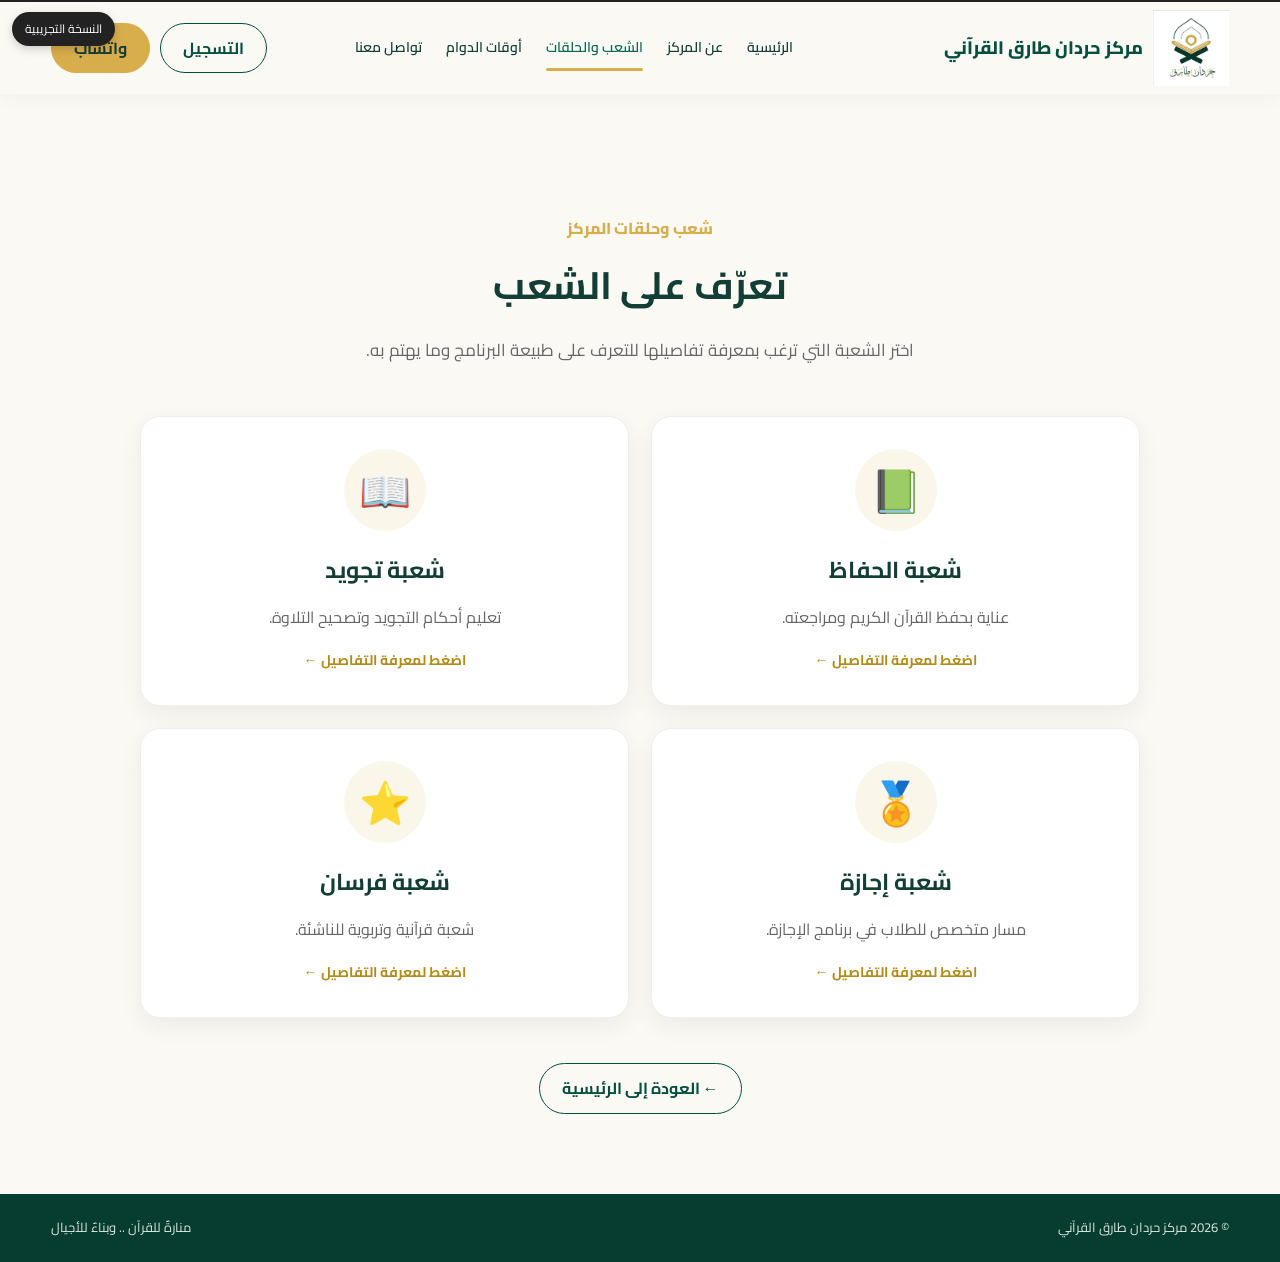
<file: programs.html>
<!doctype html>
<html lang="ar" dir="rtl">
<head>

  <meta charset="UTF-8">

  <meta name="viewport" content="width=device-width, initial-scale=1.0">

  <title>شعب المركز | مركز حردان طارق القرآني</title>
<link rel="icon" type="image/png" href="logo.png">
  
  <meta name="description"
        content="شعب وحلقات مركز حردان طارق القرآني">

  <link rel="stylesheet" href="style.css">

  <!-- Font Awesome -->
  <link rel="stylesheet"
        href="https://cdnjs.cloudflare.com/ajax/libs/font-awesome/6.5.2/css/all.min.css">

  <style>

    .demo-badge {
      position: fixed;
      top: 12px;
      left: 12px;
      z-index: 9999;
      background: #222;
      color: white;
      padding: 6px 13px;
      border-radius: 20px;
      font-size: 12px;
      box-shadow: 0 3px 10px rgba(0,0,0,.18);
    }

    .programs-page {
      padding: 120px 20px 80px;
      min-height: 70vh;
    }

    .programs-page-title {
      text-align: center;
      max-width: 750px;
      margin: 0 auto 50px;
    }

    .programs-page-title .section-kicker {
      display: inline-block;
      margin-bottom: 8px;
    }

    .programs-page-title h1 {
      margin: 0 0 15px;
      font-size: 38px;
    }

    .programs-page-title p {
      margin: 0;
      line-height: 1.9;
      color: #666;
      font-size: 17px;
    }

    .programs-page-cards {
      display: grid;
      grid-template-columns: repeat(2, minmax(0, 1fr));
      gap: 22px;
      max-width: 1000px;
      margin: auto;
    }

    .program-page-card {
      background: white;
      border: 1px solid #eee;
      border-radius: 20px;
      padding: 32px 28px;
      text-align: center;
      box-shadow: 0 8px 25px rgba(0,0,0,.06);
      cursor: pointer;
      transition: .25s ease;
    }

    .program-page-card:hover {
      transform: translateY(-6px);
      box-shadow: 0 14px 32px rgba(0,0,0,.12);
    }

    .program-page-card:focus {
      outline: 3px solid rgba(201,162,39,.35);
      outline-offset: 3px;
    }

    .program-page-icon {
      width: 82px;
      height: 82px;
      margin: 0 auto 18px;
      border-radius: 50%;
      background: #faf7ea;
      display: flex;
      align-items: center;
      justify-content: center;
      font-size: 42px;
    }

    .program-page-card h2 {
      margin: 0 0 12px;
      font-size: 23px;
    }

    .program-page-card p {
      margin: 0;
      color: #666;
      line-height: 1.8;
    }

    .program-more {
      display: inline-block;
      margin-top: 16px;
      font-weight: bold;
      color: #b28b18;
      font-size: 14px;
    }

    .programs-back {
      text-align: center;
      margin-top: 45px;
    }

    .programs-back .btn {
      display: inline-block;
    }

    .program-modal {
      display: none;
      position: fixed;
      inset: 0;
      background: rgba(0,0,0,.68);
      z-index: 10000;
      align-items: center;
      justify-content: center;
      padding: 20px;
      backdrop-filter: blur(4px);
    }

    .program-modal.active {
      display: flex;
      animation: modalFade .2s ease;
    }

    @keyframes modalFade {
      from {
        opacity: 0;
      }

      to {
        opacity: 1;
      }
    }

    .program-modal-content {
      background: white;
      width: 100%;
      max-width: 680px;
      max-height: 88vh;
      overflow-y: auto;
      border-radius: 24px;
      padding: 0;
      position: relative;
      box-sizing: border-box;
      box-shadow: 0 25px 70px rgba(0,0,0,.28);
      animation: modalUp .25s ease;
    }

    @keyframes modalUp {
      from {
        transform: translateY(25px);
        opacity: 0;
      }

      to {
        transform: translateY(0);
        opacity: 1;
      }
    }

    .program-modal-header {
      padding: 35px 30px 28px;
      text-align: center;
      background: linear-gradient(135deg, #f8f1d8, #fff);
      border-bottom: 1px solid #eee;
    }

    .program-modal-icon {
      width: 75px;
      height: 75px;
      margin: 0 auto 14px;
      border-radius: 50%;
      background: white;
      display: flex;
      align-items: center;
      justify-content: center;
      font-size: 38px;
      box-shadow: 0 7px 20px rgba(0,0,0,.09);
    }

    .program-modal-header h2 {
      margin: 0;
      font-size: 26px;
    }

    .program-modal-body {
      padding: 28px 30px 32px;
    }

    .program-detail {
      background: #fafafa;
      border: 1px solid #eee;
      border-radius: 15px;
      padding: 18px;
      margin-bottom: 15px;
    }

    .program-detail h3 {
      margin: 0 0 9px;
      font-size: 17px;
    }

    .program-detail p {
      margin: 0;
      line-height: 1.9;
      color: #555;
    }

    .student-follow-btn {
      display: block;
      width: 100%;
      box-sizing: border-box;
      text-align: center;
      text-decoration: none;
      background: #222;
      color: white;
      padding: 14px 20px;
      border-radius: 12px;
      font-weight: bold;
      margin-top: 22px;
      transition: .2s;
    }

    .student-follow-btn:hover {
      transform: translateY(-2px);
      box-shadow: 0 8px 20px rgba(0,0,0,.15);
    }

    .program-modal-close {
      position: absolute;
      top: 14px;
      left: 14px;
      z-index: 2;
      border: none;
      background: rgba(255,255,255,.9);
      width: 38px;
      height: 38px;
      border-radius: 50%;
      cursor: pointer;
      font-size: 22px;
      box-shadow: 0 3px 12px rgba(0,0,0,.12);
      transition: .2s;
    }

    .program-modal-close:hover {
      transform: rotate(90deg);
    }

    @media (max-width: 700px) {

      .programs-page {
        padding: 105px 15px 60px;
      }

      .programs-page-title {
        margin-bottom: 35px;
      }

      .programs-page-title h1 {
        font-size: 29px;
      }

      .programs-page-title p {
        font-size: 15px;
      }

      .programs-page-cards {
        grid-template-columns: 1fr;
        gap: 18px;
      }

      .program-page-card {
        padding: 28px 22px;
      }

      .program-modal {
        padding: 12px;
      }

      .program-modal-content {
        max-height: 92vh;
        border-radius: 20px;
      }

      .program-modal-header {
        padding: 32px 20px 22px;
      }

      .program-modal-body {
        padding: 22px 18px 25px;
      }

      .program-modal-header h2 {
        font-size: 22px;
      }

    }

  </style>

</head>

<body>

  <div class="demo-badge">
    النسخة التجريبية
  </div>

  <header class="header">

    <div class="container nav">

      <a class="brand" href="index.html">

        <img
          src="logo.png"
          alt="شعار مركز حردان طارق القرآني"
        >

        <span>
          مركز حردان طارق القرآني
        </span>

      </a>

      <nav>

        <a href="index.html">
          الرئيسية
        </a>

        <a href="index.html#about">
          عن المركز
        </a>

        <a class="active" href="programs.html">
          الشعب والحلقات
        </a>

        <a href="index.html#schedule">
          أوقات الدوام
        </a>

        <a href="index.html#contact">
          تواصل معنا
        </a>

      </nav>

      <div class="actions">

        <a
          class="btn btn-outline"
          href="register.html">

          التسجيل

        </a>

        <a
          class="btn btn-gold"
          href="https://wa.me/962780791622"
          target="_blank"
          rel="noopener">

          واتساب

        </a>

      </div>

      <button
        class="menu-btn"
        aria-label="فتح القائمة">

        ☰

      </button>

    </div>

  </header>

  <main>

    <section class="programs-page">

      <div class="programs-page-title">

        <span class="section-kicker">
          شعب وحلقات المركز
        </span>

        <h1>
          تعرّف على الشعب
        </h1>

        <p>
          اختر الشعبة التي ترغب بمعرفة تفاصيلها
          للتعرف على طبيعة البرنامج وما يهتم به.
        </p>

      </div>

      <div class="programs-page-cards">

        <article
          class="program-page-card"
          tabindex="0"
          role="button"
          onclick="openProgram('huffaz')"
          onkeydown="if(event.key === 'Enter' || event.key === ' ') openProgram('huffaz')">

          <div class="program-page-icon">
            📗
          </div>

          <h2>
            شعبة الحفاظ
          </h2>

          <p>
            عناية بحفظ القرآن الكريم ومراجعته.
          </p>

          <span class="program-more">
            اضغط لمعرفة التفاصيل ←
          </span>

        </article>

        <article
          class="program-page-card"
          tabindex="0"
          role="button"
          onclick="openProgram('tajweed')"
          onkeydown="if(event.key === 'Enter' || event.key === ' ') openProgram('tajweed')">

          <div class="program-page-icon">
            📖
          </div>

          <h2>
            شعبة تجويد
          </h2>

          <p>
            تعليم أحكام التجويد وتصحيح التلاوة.
          </p>

          <span class="program-more">
            اضغط لمعرفة التفاصيل ←
          </span>

        </article>

        <article
          class="program-page-card"
          tabindex="0"
          role="button"
          onclick="openProgram('ijazah')"
          onkeydown="if(event.key === 'Enter' || event.key === ' ') openProgram('ijazah')">

          <div class="program-page-icon">
            🏅
          </div>

          <h2>
            شعبة إجازة
          </h2>

          <p>
            مسار متخصص للطلاب في برنامج الإجازة.
          </p>

          <span class="program-more">
            اضغط لمعرفة التفاصيل ←
          </span>

        </article>

        <article
          class="program-page-card"
          tabindex="0"
          role="button"
          onclick="openProgram('fursan')"
          onkeydown="if(event.key === 'Enter' || event.key === ' ') openProgram('fursan')">

          <div class="program-page-icon">
            ⭐
          </div>

          <h2>
            شعبة فرسان
          </h2>

          <p>
            شعبة قرآنية وتربوية للناشئة.
          </p>

          <span class="program-more">
            اضغط لمعرفة التفاصيل ←
          </span>

        </article>

      </div>

      <div class="programs-back">

        <a
          class="btn btn-outline"
          href="index.html">

          ← العودة إلى الرئيسية

        </a>

      </div>

    </section>

  </main>

  <div
    class="program-modal"
    id="programModal"
    onclick="closeProgram(event)">

    <div
      class="program-modal-content"
      onclick="event.stopPropagation()">

      <button
        class="program-modal-close"
        onclick="closeProgram()"
        aria-label="إغلاق">

        ×

      </button>

      <div class="program-modal-header">

        <div
          class="program-modal-icon"
          id="modalIcon">
        </div>

        <h2 id="modalTitle"></h2>

      </div>

      <div class="program-modal-body">

        <div class="program-detail">

          <h3>
            📌 عن الشعبة
          </h3>

          <p id="modalDescription"></p>

        </div>

        <div class="program-detail">

          <h3>
            🎯 ماذا تهتم به الشعبة؟
          </h3>

          <p id="modalFocus"></p>

        </div>

        <div class="program-detail">

          <h3>
            📊 متابعة الطلاب
          </h3>

          <p id="modalFollow"></p>

        </div>

        <!-- المسار الصحيح: programs → followup -->
        <a
          href="followup.html"
          class="student-follow-btn">

          الدخول إلى متابعة الطلاب ←

        </a>

      </div>

    </div>

  </div>

  <footer>

    <div class="container footer-inner">

      <span>
        © 2026 مركز حردان طارق القرآني
      </span>

      <span>
        منارةٌ للقرآن .. وبناءٌ للأجيال
      </span>

    </div>

  </footer>

  <script>

    const menuButton = document.querySelector('.menu-btn');
    const nav = document.querySelector('nav');

    if (menuButton && nav) {

      menuButton.addEventListener('click', () => {
        nav.classList.toggle('open');
      });

    }

    const programs = {

      huffaz: {
        icon: '📗',
        title: 'شعبة الحفاظ',
        description:
          'شعبة مخصصة للطلاب المهتمين بحفظ القرآن الكريم ومراجعته بصورة منتظمة.',
        focus:
          'الحفظ والمراجعة وتثبيت المحفوظ وتحسين مستوى الطالب في تلاوة القرآن الكريم.',
        follow:
          'متابعة تقدم الطالب في الحفظ والمراجعة ومستوى التلاوة بصورة مستمرة.'
      },

      tajweed: {
        icon: '📖',
        title: 'شعبة تجويد',
        description:
          'شعبة تهتم بتعليم أحكام التجويد وتصحيح تلاوة القرآن الكريم.',
        focus:
          'أحكام التجويد ومخارج الحروف وصفاتها وتصحيح الأخطاء أثناء التلاوة.',
        follow:
          'متابعة تطور الطالب في التلاوة ومدى تطبيق أحكام التجويد أثناء القراءة.'
      },

      ijazah: {
        icon: '🏅',
        title: 'شعبة إجازة',
        description:
          'مسار متخصص للطلاب الراغبين في برنامج الإجازة في القرآن الكريم.',
        focus:
          'العناية بالحفظ والمراجعة والتلاوة ضمن متطلبات مسار الإجازة.',
        follow:
          'متابعة تقدم الطالب في الحفظ والمراجعة والتلاوة ضمن متطلبات البرنامج.'
      },

      fursan: {
        icon: '⭐',
        title: 'شعبة فرسان',
        description:
          'شعبة قرآنية وتربوية للناشئة تهدف إلى تشجيعهم على تعلم القرآن والاستمرار فيه.',
        focus:
          'تعزيز ارتباط الناشئة بالقرآن الكريم وتشجيعهم على التعلم والاستمرار.',
        follow:
          'متابعة مشاركة الطالب وتقدمه في الجوانب القرآنية والتربوية.'
      }

    };

    function openProgram(programId) {

      const program = programs[programId];

      if (!program) {
        return;
      }

      document.getElementById('modalIcon').textContent =
        program.icon;

      document.getElementById('modalTitle').textContent =
        program.title;

      document.getElementById('modalDescription').textContent =
        program.description;

      document.getElementById('modalFocus').textContent =
        program.focus;

      document.getElementById('modalFollow').textContent =
        program.follow;

      document.getElementById('programModal')
        .classList.add('active');

      document.body.style.overflow = 'hidden';

    }

    function closeProgram(event) {

      if (
        event &&
        event.target !== document.getElementById('programModal')
      ) {
        return;
      }

      document.getElementById('programModal')
        .classList.remove('active');

      document.body.style.overflow = '';

    }

    document.addEventListener('keydown', function(event) {

      if (event.key === 'Escape') {

        document.getElementById('programModal')
          .classList.remove('active');

        document.body.style.overflow = '';

      }

    });

  </script>

</body>
</html>
</file>
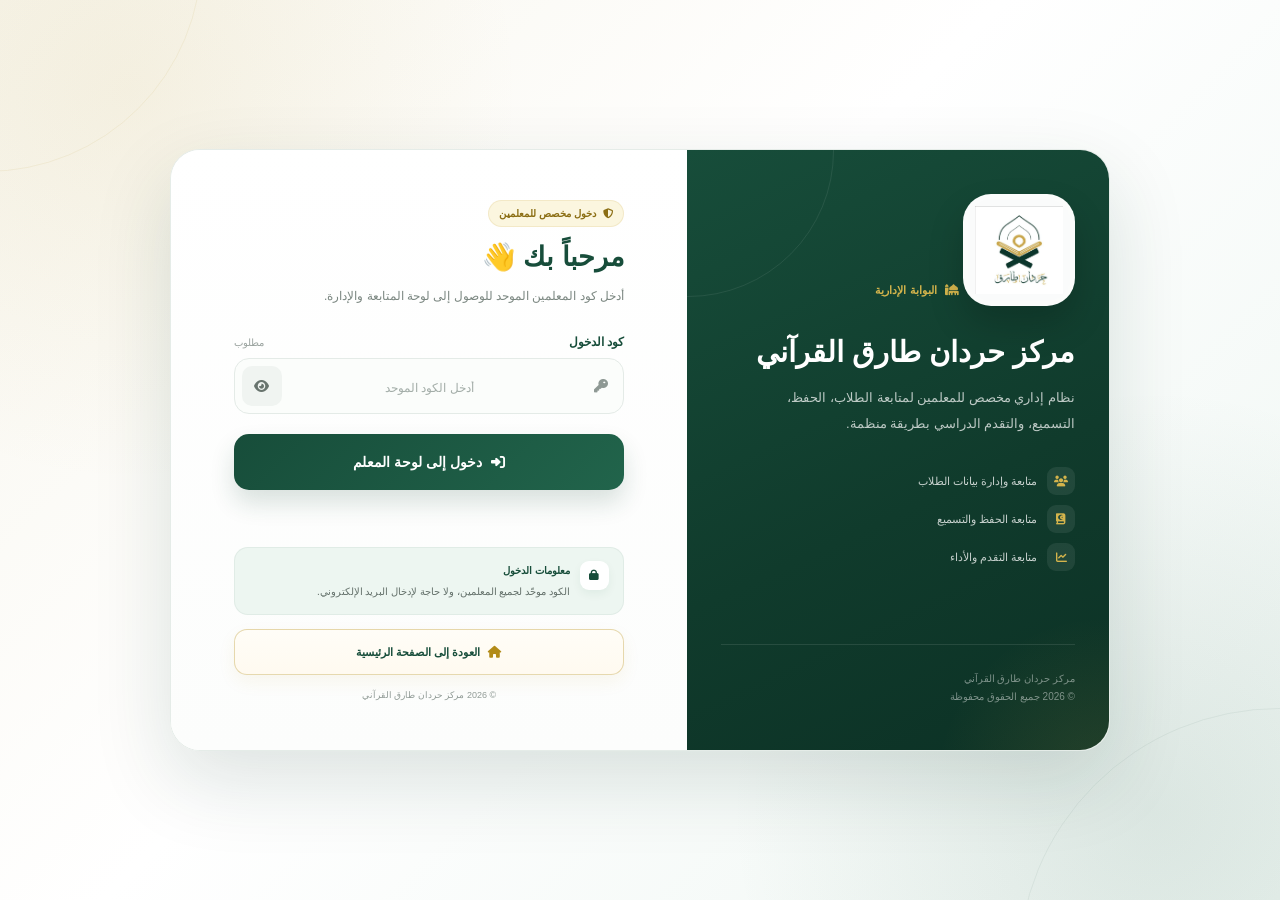
<file: teacher-login.html>
<!DOCTYPE html>
<html lang="ar" dir="rtl">

<head>
  <meta charset="UTF-8">
  <meta name="viewport" content="width=device-width, initial-scale=1.0">

  <title>دخول المعلمين | مركز حردان طارق القرآني</title>

  <!-- شعار الموقع -->
  <link rel="icon" type="image/png" href="logo.png">

  <!-- Font Awesome -->
  <link
    rel="stylesheet"
    href="https://cdnjs.cloudflare.com/ajax/libs/font-awesome/6.5.2/css/all.min.css"
  >

  <style>
    * {
      box-sizing: border-box;
      margin: 0;
      padding: 0;
    }

    :root {
      --green: #174d3a;
      --green-dark: #0e3628;
      --green-light: #edf6f1;

      --gold: #b28b18;
      --gold-light: #d4b44c;
      --gold-soft: #fbf6df;

      --white: #ffffff;
      --cream: #faf8f0;

      --text: #1e2924;
      --muted: #7b8781;

      --border: #e4ebe7;
      --danger: #b3261e;
      --success: #237a31;

      --shadow:
        0 30px 80px rgba(15, 56, 41, 0.14);
    }

    html,
    body {
      width: 100%;
      min-height: 100%;
    }

    body {
      min-height: 100vh;

      font-family:
        Arial,
        "Tahoma",
        sans-serif;

      color: var(--text);

      display: flex;
      align-items: center;
      justify-content: center;

      padding: 24px;

      background:
        radial-gradient(
          circle at 10% 10%,
          rgba(178, 139, 24, 0.08),
          transparent 28%
        ),
        radial-gradient(
          circle at 90% 90%,
          rgba(23, 77, 58, 0.10),
          transparent 30%
        ),
        linear-gradient(
          135deg,
          #f8f6ed 0%,
          #ffffff 46%,
          #eef6f2 100%
        );

      position: relative;
      overflow-x: hidden;
    }

    /* زخارف الخلفية */
    body::before {
      content: "";
      position: fixed;

      width: 430px;
      height: 430px;

      border: 1px solid rgba(178, 139, 24, 0.08);

      border-radius: 50%;

      top: -260px;
      left: -230px;

      pointer-events: none;
    }

    body::after {
      content: "";
      position: fixed;

      width: 520px;
      height: 520px;

      border: 1px solid rgba(23, 77, 58, 0.06);

      border-radius: 50%;

      bottom: -330px;
      right: -260px;

      pointer-events: none;
    }

    button,
    input {
      font-family: inherit;
    }

    a {
      -webkit-tap-highlight-color: transparent;
    }

    /* =========================
       الحاوية الرئيسية
    ========================== */

    .login-wrap {
      width: min(940px, 100%);
      position: relative;
      z-index: 2;
    }

    /* =========================
       الكرت الرئيسي
    ========================== */

    .login-card {
      display: grid;
      grid-template-columns: 0.9fr 1.1fr;

      min-height: 570px;

      background: rgba(255, 255, 255, 0.96);

      border: 1px solid rgba(228, 235, 231, 0.95);

      border-radius: 30px;

      overflow: hidden;

      box-shadow: var(--shadow);

      backdrop-filter: blur(14px);
    }

    /* =========================
       الجانب التعريفي
    ========================== */

    .brand-side {
      position: relative;

      padding: 44px 34px;

      color: white;

      background:
        linear-gradient(
          155deg,
          #174d3a 0%,
          #103b2c 58%,
          #0c3125 100%
        );

      display: flex;
      flex-direction: column;
      justify-content: space-between;

      overflow: hidden;
    }

    .brand-side::before {
      content: "";

      position: absolute;

      width: 290px;
      height: 290px;

      border-radius: 50%;

      border: 1px solid rgba(255,255,255,0.08);

      top: -145px;
      left: -145px;
    }

    .brand-side::after {
      content: "";

      position: absolute;

      width: 350px;
      height: 350px;

      border-radius: 50%;

      background:
        radial-gradient(
          circle,
          rgba(212,180,76,0.13),
          transparent 68%
        );

      bottom: -210px;
      right: -170px;
    }

    .brand-content {
      position: relative;
      z-index: 2;
    }

    /* =========================
       الشعار
    ========================== */

    .logo-link {
      display: inline-flex;
      text-decoration: none;

      margin-bottom: 25px;

      position: relative;
      z-index: 3;
    }

    .logo-holder {
      width: 112px;
      height: 112px;

      border-radius: 28px;

      background: rgba(255,255,255,0.98);

      border: 5px solid rgba(255,255,255,0.16);

      display: flex;
      align-items: center;
      justify-content: center;

      box-shadow:
        0 18px 35px rgba(0,0,0,0.18);

      transition:
        transform .25s ease,
        box-shadow .25s ease;
    }

    .logo-link:hover .logo-holder {
      transform: translateY(-4px) scale(1.02);

      box-shadow:
        0 24px 42px rgba(0,0,0,0.24);
    }

    .logo-holder img {
      width: 88px;
      height: 88px;

      object-fit: contain;

      display: block;
    }

    .brand-side .eyebrow {
      display: inline-flex;
      align-items: center;
      gap: 8px;

      color: var(--gold-light);

      font-size: 11px;
      font-weight: bold;

      margin-bottom: 12px;
    }

    .brand-side h1 {
      font-size: 29px;

      line-height: 1.5;

      margin-bottom: 11px;

      font-weight: 800;
    }

    .brand-side .subtitle {
      color: rgba(255,255,255,0.72);

      font-size: 13px;

      line-height: 2;

      max-width: 330px;
    }

    .feature-list {
      position: relative;
      z-index: 2;

      display: flex;
      flex-direction: column;

      gap: 10px;

      margin-top: 30px;
    }

    .feature-item {
      display: flex;
      align-items: center;

      gap: 10px;

      color: rgba(255,255,255,0.76);

      font-size: 11px;
    }

    .feature-icon {
      width: 28px;
      height: 28px;

      border-radius: 9px;

      background: rgba(255,255,255,0.08);

      display: flex;
      align-items: center;
      justify-content: center;

      color: var(--gold-light);

      font-size: 11px;

      flex-shrink: 0;
    }

    .brand-bottom {
      position: relative;
      z-index: 2;

      padding-top: 25px;

      border-top:
        1px solid rgba(255,255,255,0.10);

      color: rgba(255,255,255,0.45);

      font-size: 10px;

      line-height: 1.8;
    }

    /* =========================
       جهة تسجيل الدخول
    ========================== */

    .form-side {
      padding: 50px 48px;

      display: flex;
      align-items: center;
      justify-content: center;

      background:
        linear-gradient(
          180deg,
          #ffffff 0%,
          #fcfdfc 100%
        );
    }

    .form-inner {
      width: min(390px, 100%);
    }

    .mobile-logo {
      display: none;

      text-decoration: none;
    }

    .login-heading {
      margin-bottom: 28px;
    }

    .login-badge {
      display: inline-flex;
      align-items: center;
      gap: 7px;

      padding: 7px 10px;

      margin-bottom: 12px;

      background: var(--gold-soft);

      border:
        1px solid rgba(178,139,24,0.12);

      color: #8b6e14;

      border-radius: 999px;

      font-size: 10px;
      font-weight: bold;
    }

    .login-heading h2 {
      color: var(--green);

      font-size: 27px;

      line-height: 1.4;

      margin-bottom: 8px;
    }

    .login-heading p {
      color: var(--muted);

      font-size: 12px;

      line-height: 1.9;
    }

    /* =========================
       الحقل
    ========================== */

    .field {
      margin-bottom: 20px;
    }

    .field-label {
      display: flex;
      align-items: center;
      justify-content: space-between;

      margin-bottom: 9px;
    }

    .field-label label {
      color: var(--green);

      font-size: 12px;

      font-weight: bold;
    }

    .field-label span {
      color: #9aa39f;

      font-size: 10px;
    }

    .input-wrap {
      position: relative;
    }

    .input-icon {
      position: absolute;

      right: 16px;
      top: 50%;

      transform: translateY(-50%);

      color: #8e9994;

      font-size: 14px;

      pointer-events: none;

      z-index: 2;
    }

    input {
      width: 100%;
      height: 56px;

      border:
        1px solid var(--border);

      border-radius: 15px;

      outline: none;

      background: #fbfdfb;

      color: var(--text);

      font-size: 19px;

      font-weight: bold;

      letter-spacing: 5px;

      text-align: center;

      padding:
        0 52px 0 53px;

      transition:
        border-color .2s ease,
        box-shadow .2s ease,
        background .2s ease,
        transform .2s ease;
    }

    input::placeholder {
      color: #a3ada8;

      font-weight: normal;

      font-size: 12px;

      letter-spacing: 0;
    }

    input:focus {
      border-color: var(--gold);

      background: white;

      box-shadow:
        0 0 0 4px rgba(178,139,24,0.08);

      transform: translateY(-1px);
    }

    .show-code {
      position: absolute;

      left: 8px;
      top: 8px;

      width: 40px;
      height: 40px;

      border: none;

      border-radius: 10px;

      background: #f0f4f1;

      color: #68746e;

      display: flex;
      align-items: center;
      justify-content: center;

      cursor: pointer;

      transition: .2s;
    }

    .show-code:hover {
      background: #e7eeea;

      color: var(--green);
    }

    /* =========================
       زر الدخول
    ========================== */

    .submit {
      width: 100%;
      height: 56px;

      margin-top: 3px;

      border: none;

      border-radius: 15px;

      background:
        linear-gradient(
          135deg,
          var(--green),
          #21644b
        );

      color: white;

      font-size: 14px;

      font-weight: bold;

      display: flex;
      align-items: center;
      justify-content: center;

      gap: 9px;

      cursor: pointer;

      box-shadow:
        0 13px 25px rgba(23,77,58,0.16);

      transition:
        transform .2s ease,
        box-shadow .2s ease,
        filter .2s ease;
    }

    .submit:hover {
      transform: translateY(-2px);

      box-shadow:
        0 17px 30px rgba(23,77,58,0.20);

      filter: brightness(1.03);
    }

    .submit:active {
      transform: translateY(0);
    }

    .submit:disabled {
      opacity: .85;

      cursor: not-allowed;

      transform: none;

      box-shadow:
        0 8px 18px rgba(23,77,58,0.11);
    }

    /* =========================
       الرسالة
    ========================== */

    .message {
      min-height: 24px;

      margin-top: 13px;

      text-align: center;

      font-size: 11px;

      font-weight: bold;

      line-height: 1.8;
    }

    .message.error {
      color: var(--danger);
    }

    .message.success {
      color: var(--success);
    }

    /* =========================
       التنبيه
    ========================== */

    .security-note {
      margin-top: 20px;

      display: flex;
      align-items: flex-start;

      gap: 10px;

      padding: 13px 14px;

      background: var(--green-light);

      border:
        1px solid rgba(23,77,58,0.06);

      border-radius: 14px;
    }

    .security-note-icon {
      width: 29px;
      height: 29px;

      border-radius: 9px;

      background: white;

      color: var(--green);

      display: flex;
      align-items: center;
      justify-content: center;

      flex-shrink: 0;

      font-size: 11px;

      box-shadow:
        0 4px 10px rgba(23,77,58,0.06);
    }

    .security-note-text {
      color: #63706a;

      font-size: 10px;

      line-height: 1.9;
    }

    .security-note-text strong {
      display: block;

      color: var(--green);

      margin-bottom: 2px;

      font-size: 10px;
    }

    /* =========================
       زر الرئيسية
    ========================== */

    .home-button {
      width: 100%;
      height: 46px;

      margin-top: 14px;

      border: 1px solid rgba(178,139,24,0.32);

      border-radius: 13px;

      background:
        linear-gradient(
          180deg,
          #fffdf7 0%,
          #fffaf0 100%
        );

      color: var(--green);

      font-size: 11px;

      font-weight: bold;

      display: flex;
      align-items: center;
      justify-content: center;

      gap: 8px;

      text-decoration: none;

      box-shadow:
        0 7px 18px rgba(178,139,24,0.07);

      transition:
        transform .22s ease,
        box-shadow .22s ease,
        background .22s ease,
        border-color .22s ease,
        color .22s ease;
    }

    .home-button i {
      color: var(--gold);
      font-size: 12px;

      transition:
        transform .22s ease;
    }

    .home-button:hover {
      transform: translateY(-2px);

      background:
        linear-gradient(
          135deg,
          #fffdf8,
          #fff7df
        );

      border-color:
        rgba(178,139,24,0.52);

      color: var(--green-dark);

      box-shadow:
        0 11px 25px rgba(178,139,24,0.13);
    }

    .home-button:hover i {
      transform: translateX(2px);
    }

    .footer-note {
      text-align: center;

      margin-top: 15px;

      color: #919b96;

      font-size: 9px;
    }

    /* =========================
       موبايل
    ========================== */

    @media (max-width: 780px) {

      body {
        padding: 18px 14px;
      }

      .login-card {
        display: block;

        min-height: auto;

        border-radius: 24px;
      }

      .brand-side {
        display: none;
      }

      .form-side {
        padding: 27px 20px 24px;
      }

      .mobile-logo {
        display: flex;

        width: 88px;
        height: 88px;

        margin: 0 auto 18px;

        border-radius: 24px;

        background: white;

        border: 1px solid var(--border);

        align-items: center;
        justify-content: center;

        box-shadow:
          0 12px 28px rgba(23,77,58,0.10);

        transition:
          transform .22s ease,
          box-shadow .22s ease;
      }

      .mobile-logo:hover {
        transform: translateY(-3px);

        box-shadow:
          0 16px 32px rgba(23,77,58,0.15);
      }

      .mobile-logo img {
        width: 70px;
        height: 70px;

        object-fit: contain;
      }

      .login-heading {
        text-align: center;

        margin-bottom: 24px;
      }

      .login-heading h2 {
        font-size: 23px;
      }

      .login-heading p {
        font-size: 11px;
      }

      .footer-note {
        font-size: 9px;
      }
    }

    @media (max-width: 430px) {

      body {
        padding: 12px;
      }

      .form-side {
        padding: 23px 16px 20px;
      }

      .login-card {
        border-radius: 21px;
      }

      .mobile-logo {
        width: 78px;
        height: 78px;

        border-radius: 21px;
      }

      .mobile-logo img {
        width: 62px;
        height: 62px;
      }

      .login-heading h2 {
        font-size: 21px;
      }

      input,
      .submit {
        height: 53px;
      }

      .home-button {
        height: 44px;
      }
    }

    @media (max-height: 700px) {

      body {
        align-items: flex-start;

        padding-top: 15px;
        padding-bottom: 15px;
      }

      .login-card {
        min-height: auto;
      }

      .brand-side {
        padding-top: 28px;
        padding-bottom: 28px;
      }

      .form-side {
        padding-top: 28px;
        padding-bottom: 22px;
      }
    }
  </style>
</head>

<body>

  <div class="login-wrap">

    <div class="login-card">

      <!-- ==========================================
           الجانب التعريفي
      =========================================== -->

      <section class="brand-side">

        <div class="brand-content">

          <!-- الشعار يرجع للرئيسية -->
          <a
            href="index.html"
            class="logo-link"
            title="العودة إلى الصفحة الرئيسية"
          >
            <div class="logo-holder">
              <img
                src="logo.png"
                alt="شعار مركز حردان طارق القرآني"
              >
            </div>
          </a>

          <div class="eyebrow">
            <i class="fa-solid fa-mosque"></i>
            البوابة الإدارية
          </div>

          <h1>
            مركز حردان طارق القرآني
          </h1>

          <p class="subtitle">
            نظام إداري مخصص للمعلمين لمتابعة الطلاب،
            الحفظ، التسميع، والتقدم الدراسي بطريقة منظمة.
          </p>

          <div class="feature-list">

            <div class="feature-item">
              <div class="feature-icon">
                <i class="fa-solid fa-users"></i>
              </div>

              <span>
                متابعة وإدارة بيانات الطلاب
              </span>
            </div>

            <div class="feature-item">
              <div class="feature-icon">
                <i class="fa-solid fa-book-quran"></i>
              </div>

              <span>
                متابعة الحفظ والتسميع
              </span>
            </div>

            <div class="feature-item">
              <div class="feature-icon">
                <i class="fa-solid fa-chart-line"></i>
              </div>

              <span>
                متابعة التقدم والأداء
              </span>
            </div>

          </div>

        </div>


        <div class="brand-bottom">

          مركز حردان طارق القرآني
          <br>
          © 2026 جميع الحقوق محفوظة

        </div>

      </section>


      <!-- ==========================================
           نموذج الدخول
      =========================================== -->

      <section class="form-side">

        <div class="form-inner">

          <!-- الشعار في الموبايل يرجع للرئيسية -->
          <a
            href="index.html"
            class="mobile-logo"
            title="العودة إلى الصفحة الرئيسية"
          >
            <img
              src="logo.png"
              alt="شعار مركز حردان طارق القرآني"
            >
          </a>


          <div class="login-heading">

            <div class="login-badge">
              <i class="fa-solid fa-shield-halved"></i>
              دخول مخصص للمعلمين
            </div>

            <h2>
              مرحباً بك 👋
            </h2>

            <p>
              أدخل كود المعلمين الموحد للوصول إلى لوحة
              المتابعة والإدارة.
            </p>

          </div>


          <form id="teacherLoginForm">

            <div class="field">

              <div class="field-label">

                <label for="teacherCode">
                  كود الدخول
                </label>

                <span>
                  مطلوب
                </span>

              </div>


              <div class="input-wrap">

                <i
                  class="fa-solid fa-key input-icon">
                </i>


                <input
                  id="teacherCode"
                  type="password"
                  inputmode="text"
                  autocomplete="off"
                  autocapitalize="characters"
                  spellcheck="false"
                  maxlength="32"
                  placeholder="أدخل الكود الموحد"
                  required
                >


                <button
                  class="show-code"
                  id="showCode"
                  type="button"
                  aria-label="إظهار الكود"
                >
                  <i class="fa-solid fa-eye"></i>
                </button>

              </div>

            </div>


            <button
              class="submit"
              id="loginButton"
              type="submit"
            >

              <i class="fa-solid fa-right-to-bracket"></i>

              دخول إلى لوحة المعلم

            </button>


            <div
              class="message"
              id="message"
              aria-live="polite"
            ></div>

          </form>


          <div class="security-note">

            <div class="security-note-icon">
              <i class="fa-solid fa-lock"></i>
            </div>

            <div class="security-note-text">

              <strong>
                معلومات الدخول
              </strong>

              الكود موحّد لجميع المعلمين،
              ولا حاجة لإدخال البريد الإلكتروني.

            </div>

          </div>


          <!-- زر فاخر للعودة إلى الرئيسية -->
          <a
            href="index.html"
            class="home-button"
            title="العودة إلى الصفحة الرئيسية"
          >

            <i class="fa-solid fa-house"></i>

            العودة إلى الصفحة الرئيسية

          </a>


          <div class="footer-note">
            © 2026 مركز حردان طارق القرآني
          </div>

        </div>

      </section>

    </div>

  </div>


  <script>

    /* =====================================================
       كود المعلمين الموحد
       غيّر هذه القيمة فقط لتغيير كود الدخول
    ====================================================== */

    const TEACHER_ACCESS_CODE = '20269';


    /* =====================================================
       العناصر
    ====================================================== */

    const form =
      document.getElementById('teacherLoginForm');

    const codeInput =
      document.getElementById('teacherCode');

    const message =
      document.getElementById('message');

    const loginButton =
      document.getElementById('loginButton');

    const showCode =
      document.getElementById('showCode');


    /* =====================================================
       إذا كان مسجّل دخول بالفعل
    ====================================================== */

    if (
      localStorage.getItem('teacherAccess') === 'granted'
    ) {

      window.location.href =
        'teacher-dashboard.html';

    }


    /* =====================================================
       إظهار / إخفاء الكود
    ====================================================== */

    showCode.addEventListener(
      'click',
      () => {

        const visible =
          codeInput.type === 'text';


        codeInput.type =
          visible
            ? 'password'
            : 'text';


        showCode.innerHTML =
          visible
            ? '<i class="fa-solid fa-eye"></i>'
            : '<i class="fa-solid fa-eye-slash"></i>';

      }
    );


    /* =====================================================
       تسجيل الدخول
    ====================================================== */

    form.addEventListener(
      'submit',
      (event) => {

        event.preventDefault();


        const enteredCode =
          codeInput.value.trim();


        message.textContent = '';
        message.className = 'message';


        /* الكود صحيح */
        if (
          enteredCode ===
          TEACHER_ACCESS_CODE
        ) {

          localStorage.setItem(
            'teacherAccess',
            'granted'
          );


          message.className =
            'message success';

          message.textContent =
            'تم التحقق بنجاح، جارٍ فتح لوحة المعلم...';


          loginButton.disabled =
            true;


          loginButton.innerHTML =
            '<i class="fa-solid fa-spinner fa-spin"></i> جارٍ الدخول...';


          setTimeout(
            () => {

              window.location.href =
                'teacher-dashboard.html';

            },
            400
          );


          return;
        }


        /* الكود خاطئ */
        message.className =
          'message error';

        message.textContent =
          'كود الدخول غير صحيح.';


        codeInput.value =
          '';

        codeInput.focus();

      }
    );

  </script>

</body>
</html>
</file>
<file: style.css>
@import url('https://fonts.googleapis.com/css2?family=Cairo:wght@400;500;600;700;800&display=swap');

:root{
  --green:#064f3e;
  --green2:#0a6751;
  --gold:#d8ae4d;
  --cream:#faf9f4;
  --ink:#123e35;
  --muted:#60736e;
  --line:#e4e3da;
}
*{box-sizing:border-box}
html{scroll-behavior:smooth}
body{margin:0;font-family:'Cairo',Tahoma,Arial,sans-serif;color:var(--ink);background:var(--cream);line-height:1.8}
a{text-decoration:none;color:inherit}
.container{width:min(1180px,92%);margin:auto}
.header{position:sticky;top:0;z-index:20;background:rgba(250,249,244,.97);border-top:2px solid #222;box-shadow:0 4px 20px rgba(0,0,0,.04)}
.nav{min-height:92px;display:flex;align-items:center;gap:24px}
.brand{display:flex;align-items:center;gap:10px;font-weight:800;color:var(--green);margin-left:auto}
.brand img{width:76px;height:76px;object-fit:contain}
.brand span{font-size:18px;white-space:nowrap}
nav{display:flex;gap:24px;align-items:center;margin:auto}
nav a{font-size:14px;font-weight:600;position:relative}
nav a:hover,nav a.active{color:var(--green2)}
nav a.active:after{content:"";position:absolute;bottom:-10px;right:0;left:0;height:3px;background:var(--gold);border-radius:4px}
.actions{display:flex;gap:10px}
.btn{display:inline-flex;justify-content:center;align-items:center;padding:10px 22px;border-radius:999px;border:1px solid var(--green);font-weight:700;cursor:pointer;font-family:inherit}
.btn-outline{background:transparent;color:var(--green)}
.btn-gold{background:var(--gold);border-color:var(--gold);color:#173d34}
.btn.big{padding:12px 30px}
.menu-btn{display:none;background:none;border:0;font-size:25px;color:var(--green)}
.hero{background:var(--green);color:#fff;overflow:hidden}
.hero-inner{min-height:480px;display:grid;grid-template-columns:1.05fr .95fr;direction:ltr}
.hero-content{direction:rtl;padding:70px 45px 65px 20px;display:flex;flex-direction:column;align-items:flex-start;justify-content:center}
.eyebrow{margin:0 0 5px;font-size:19px}
.hero h1{font-size:45px;line-height:1.3;margin:0;color:var(--gold)}
.hero h2{font-size:25px;font-weight:600;margin:10px 0}
.hero-text{max-width:620px;color:#e7eeea;font-size:16px}
.hero-art{min-height:480px;display:flex;align-items:center;justify-content:center;background:
 radial-gradient(circle at 30% 30%,rgba(216,174,77,.2),transparent 25%),
 linear-gradient(135deg,#173c34,#0a6751);position:relative}
.hero-art:before{content:"";position:absolute;inset:0;opacity:.12;background-image:linear-gradient(45deg,transparent 46%,#fff 47%,#fff 53%,transparent 54%),linear-gradient(-45deg,transparent 46%,#fff 47%,#fff 53%,transparent 54%);background-size:70px 70px}
.arch{width:290px;height:350px;border:3px solid var(--gold);border-bottom:0;border-radius:160px 160px 0 0;position:relative;display:flex;align-items:center;justify-content:center}
.arch:before{content:"";position:absolute;width:210px;height:260px;border:2px solid rgba(255,255,255,.55);border-bottom:0;border-radius:130px 130px 0 0}
.quran{position:relative;z-index:1;background:#073d31;color:var(--gold);padding:70px 35px 28px;border-radius:8px;font-weight:800;box-shadow:0 20px 35px rgba(0,0,0,.25)}
.features{display:grid;grid-template-columns:repeat(5,1fr);gap:18px;padding:28px 0 50px}
.feature{background:#fff;border:1px solid var(--line);border-radius:14px;padding:20px;text-align:center;box-shadow:0 8px 25px rgba(0,0,0,.03)}
.icon{font-size:31px;margin-bottom:8px}.feature h3{margin:0 0 5px;font-size:17px}.feature p{margin:0;color:var(--muted);font-size:13px}
.about{display:grid;grid-template-columns:1fr 1fr;gap:60px;align-items:center;padding:20px 0 80px}
.quote-card{background:var(--green);color:white;border-radius:0 38px 38px 0;padding:50px;text-align:center;min-height:250px;display:flex;flex-direction:column;justify-content:center}
.quote-mark{color:#e7d39a}.quote-card blockquote{font-size:24px;color:var(--gold);margin:10px 0;font-weight:700}.quote-card small{color:#d7e0dc}
.section-kicker{color:var(--gold);font-weight:800}.about-text h2,.schedule h2,.register h2,.contact h2{font-size:34px;margin:5px 0 15px;color:var(--green)}.about-text p,.schedule p,.contact p,.register p{color:var(--muted)}
.programs{background:#eef2ef;padding:60px 0 80px}
.section-title{display:flex;align-items:center;justify-content:center;gap:20px;margin-bottom:35px}.section-title span{width:115px;height:2px;background:var(--gold)}.section-title h2{color:var(--green);margin:0;font-size:30px}
.cards{display:grid;grid-template-columns:repeat(4,1fr);gap:20px}.program{background:#fff;border-radius:18px;padding:30px 22px;text-align:center;box-shadow:0 8px 25px rgba(0,0,0,.04)}.program-icon{font-size:38px}.program h3{color:var(--green);margin:8px 0}.program p{color:var(--muted);margin:0;font-size:14px}
.schedule{display:grid;grid-template-columns:1fr 1fr;gap:50px;align-items:center;padding:80px 0}.schedule-box{background:white;border:1px solid var(--line);border-radius:18px;overflow:hidden}.schedule-box div{padding:22px;border-bottom:1px solid var(--line);display:flex;justify-content:space-between}.schedule-box div:last-child{border-bottom:0}.schedule-box span{color:var(--muted)}
.register{background:var(--green);color:white;padding:65px 0}.register-inner{display:grid;grid-template-columns:1fr 1fr;gap:50px;align-items:center}.register h2{color:white}.register p{color:#d9e4df}.form{display:grid;grid-template-columns:1fr 1fr;gap:12px}.form input,.form select{padding:13px 15px;border-radius:10px;border:1px solid #d7dfda;font:inherit;outline:none}.form select{grid-column:1/-1}.form button{border:0;grid-column:1/-1}
.contact{display:grid;grid-template-columns:1fr 1fr;gap:50px;padding:75px 0}.contact-list{display:grid;gap:14px}.contact-list div{background:#fff;border:1px solid var(--line);padding:18px;border-radius:12px}.contact-list span{margin-right:8px}
footer{background:#073d31;color:#dce7e2;padding:22px 0}.footer-inner{display:flex;justify-content:space-between;gap:20px;font-size:13px}
@media(max-width:1000px){nav{gap:12px}.features{grid-template-columns:repeat(3,1fr)}.cards{grid-template-columns:repeat(2,1fr)}.brand span{display:none}}
@media(max-width:760px){
 .nav{min-height:75px}.brand img{width:60px;height:60px}.actions{display:none}.menu-btn{display:block}
 nav{display:none;position:absolute;top:75px;right:0;left:0;background:var(--cream);padding:20px;flex-direction:column;box-shadow:0 10px 20px rgba(0,0,0,.08)}
 nav.open{display:flex}nav a.active:after{display:none}
 .hero-inner{grid-template-columns:1fr}.hero-art{display:none}.hero-content{padding:60px 10px}.hero h1{font-size:34px}.hero h2{font-size:21px}
 .features{grid-template-columns:1fr 1fr}.about,.schedule,.register-inner,.contact{grid-template-columns:1fr;gap:25px}.cards{grid-template-columns:1fr}.form{grid-template-columns:1fr}.form select,.form button{grid-column:auto}.quote-card{border-radius:20px;padding:35px 20px}.footer-inner{flex-direction:column;text-align:center}
}
</file>
